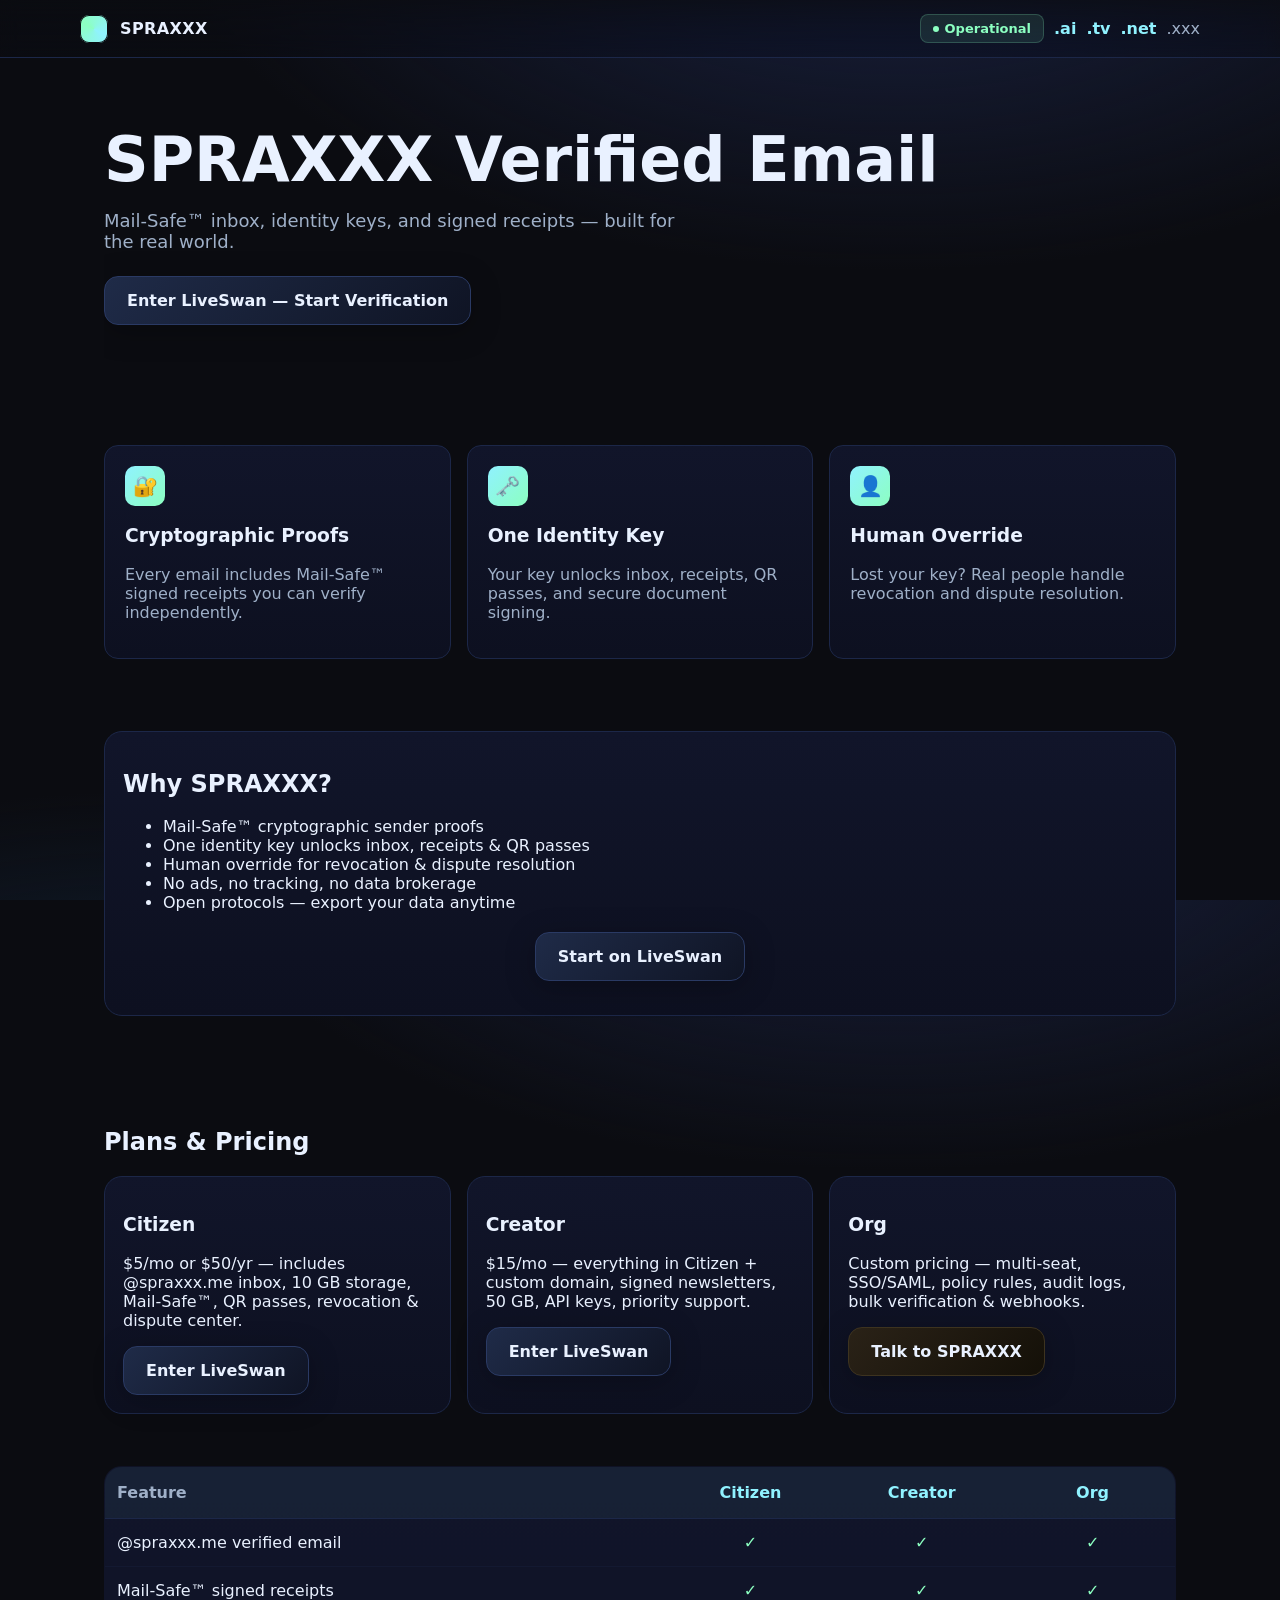
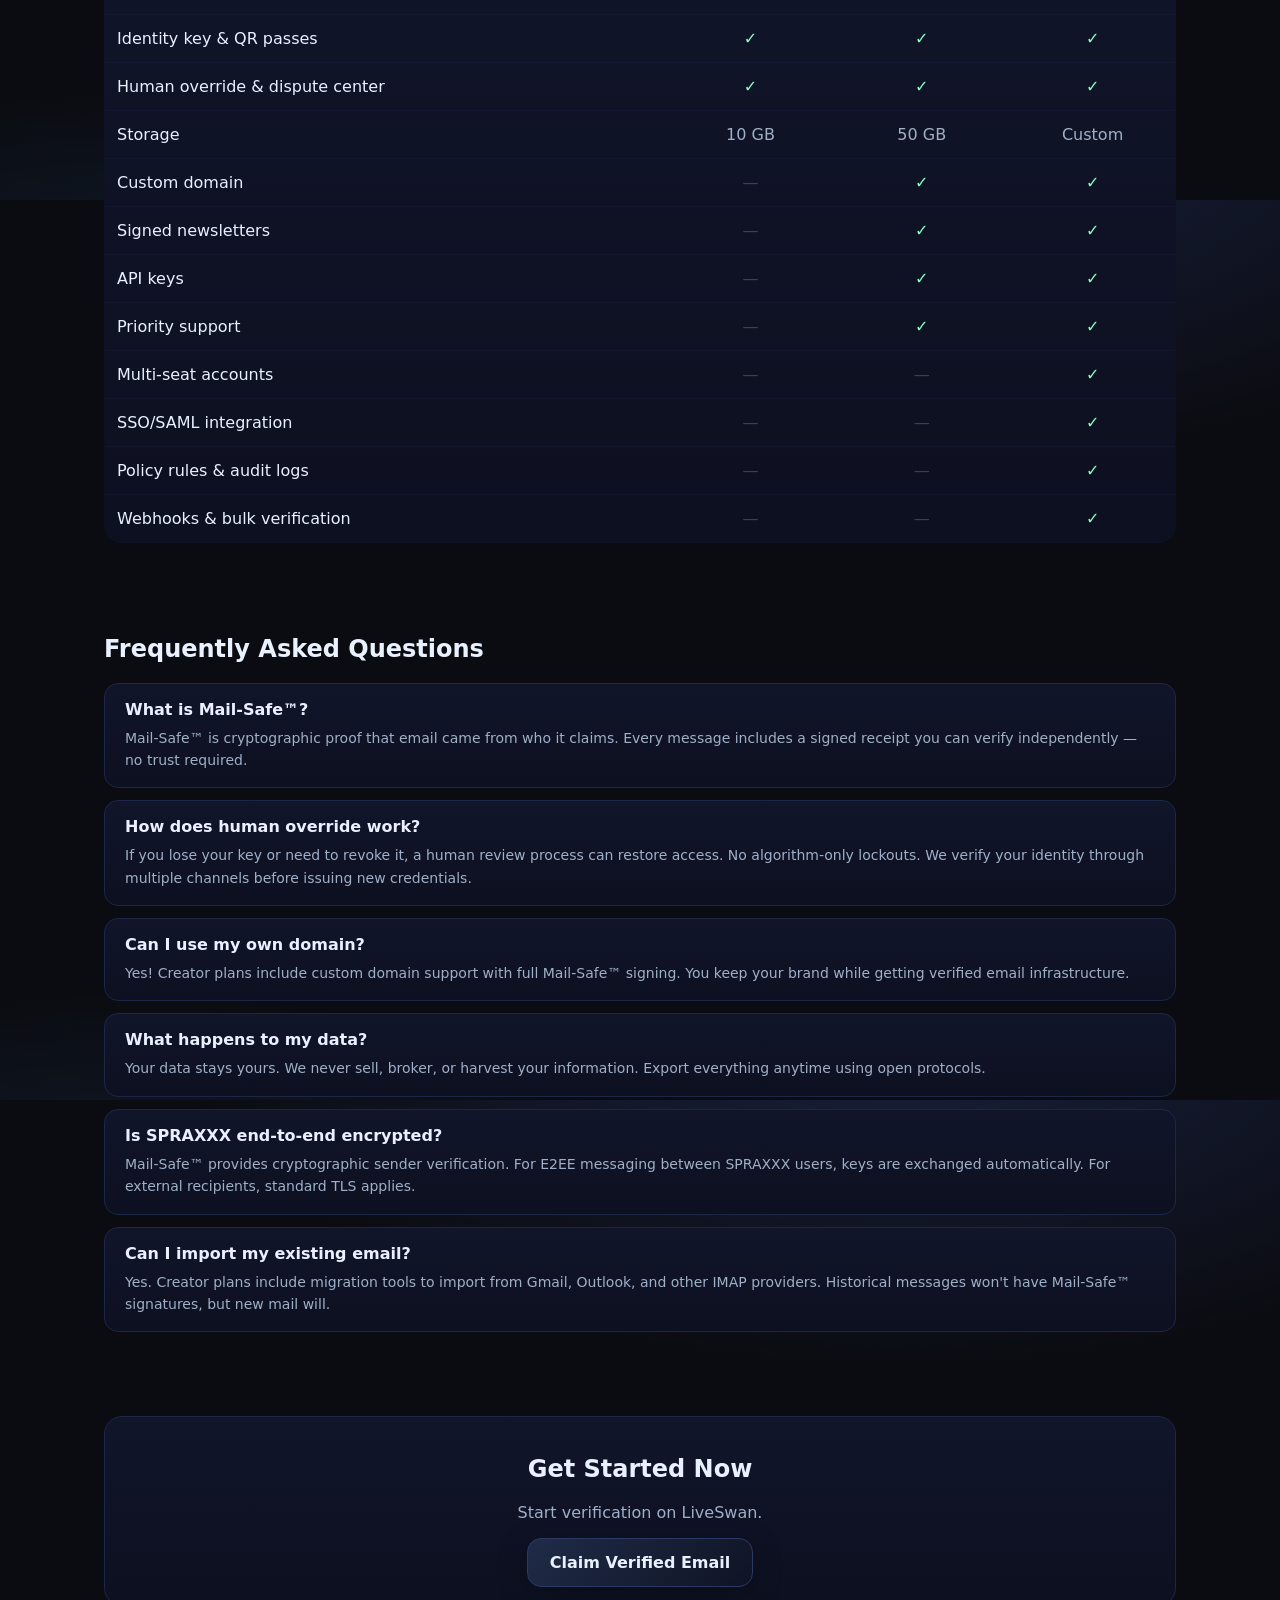
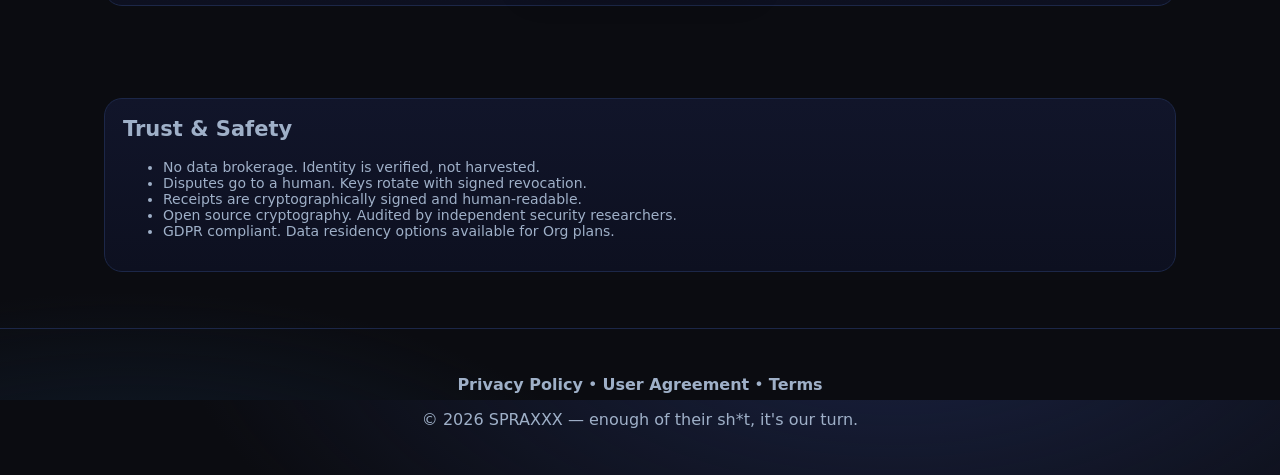
<file: index.html>
<!doctype html>
<html lang="en" dir="ltr">
<head>
  <meta charset="utf-8" />
  <meta name="viewport" content="width=device-width, initial-scale=1" />
  <title>SPRAXXX — Verified Email, Identity Keys & Mail-Safe Receipts</title>

  <meta name="description" content="Verify once. Stay in control. SPRAXXX provides Mail-Safe™ verified email, identity keys, signed receipts, and human override. The inbox that signs its name." />
  <meta name="robots" content="index,follow" />
  <meta name="referrer" content="no-referrer" />
  <meta name="color-scheme" content="dark light" />
  <meta name="theme-color" content="#0b0c11" media="(prefers-color-scheme: dark)" />
  <meta name="theme-color" content="#f6f7fb" media="(prefers-color-scheme: light)" />

  <link rel="canonical" href="https://spraxxx.com/" />

  <!-- Open Graph -->
  <meta property="og:title" content="SPRAXXX — Verified Email, Identity Keys & Mail-Safe Receipts" />
  <meta property="og:description" content="Verify once. Stay in control. The inbox that signs its name." />
  <meta property="og:type" content="website" />
  <meta property="og:url" content="https://spraxxx.com/" />
  <meta property="og:image" content="https://spraxxx.com/assets/og.jpg" />
  <meta property="og:image:width" content="1200" />
  <meta property="og:image:height" content="630" />

  <!-- Twitter -->
  <meta name="twitter:card" content="summary_large_image" />
  <meta name="twitter:title" content="SPRAXXX — Verified Email, Identity Keys & Mail-Safe Receipts" />
  <meta name="twitter:description" content="Mail-Safe™ verified email with signed receipts & human override." />
  <meta name="twitter:image" content="https://spraxxx.com/assets/og.jpg" />

  <!-- Icons -->
  <link rel="icon" href="/assets/favicon.png" sizes="32x32" />
  <link rel="icon" href="/assets/favicon.svg" type="image/svg+xml" />
  <link rel="apple-touch-icon" href="/assets/apple-touch-icon.png" />

  <!-- Baseline CSP (stronger as real HTTP header in Cloudflare) -->
  <meta http-equiv="Content-Security-Policy" content="
    default-src 'self';
    img-src 'self' https: data:;
    style-src 'self' 'unsafe-inline';
    script-src 'self' 'unsafe-inline';
    base-uri 'self';
    form-action 'self';
    frame-ancestors 'none';
    upgrade-insecure-requests
  " />

  <style>
    :root{
      --bg:#0b0c11;
      --panel:#0f1220;
      --ink:#e9f1ff;
      --muted:#9fb0c8;
      --brand:#90f2ff;
      --brand2:#8cffc1;
      --gold:#ffd389;
      --line:#1c2748;
      --radius:16px;
      --max:1120px;
      --shadow:0 6px 30px rgba(0,0,0,.25);
      --ring:0 0 0 3px rgba(144,242,255,.35);
      --success:#8cffc1;
      --warning:#ffd389;
    }

    *{box-sizing:border-box}
    html,body{height:100%}

    body{
      margin:0;
      color:var(--ink);
      background:
        radial-gradient(1200px 600px at 70% -10%, #192140 0%, transparent 60%),
        radial-gradient(900px 480px at 10% 120%, #112033 0%, transparent 60%),
        var(--bg);
      font-family: ui-sans-serif, system-ui, -apple-system, Segoe UI, Roboto, Inter, Arial, sans-serif;
      -webkit-font-smoothing:antialiased;
      text-rendering:optimizeLegibility;
    }

    a{color:var(--brand); text-decoration:none; font-weight:650}
    a:hover{text-decoration:underline}
    a:focus-visible, button:focus-visible{outline:none; box-shadow:var(--ring)}

    .wrap{max-width:var(--max); margin:0 auto; padding:0 24px}

    .sr-only{
      position:absolute; width:1px; height:1px; padding:0; margin:-1px; overflow:hidden;
      clip:rect(0,0,0,0); white-space:nowrap; border:0;
    }

    .skip-link{
      position:absolute; left:-10000px; top:auto; width:1px; height:1px; overflow:hidden;
    }
    .skip-link:focus{
      left:16px; top:12px; width:auto; height:auto;
      background:#13182a; color:#fff;
      padding:8px 12px; border-radius:10px;
      border:1px solid var(--line);
      z-index:1000;
    }

    header{
      position:sticky; top:0; z-index:20;
      backdrop-filter:saturate(150%) blur(10px);
      background:linear-gradient(180deg, rgba(11,12,17,.75), rgba(11,12,17,.35));
      border-bottom:1px solid var(--line);
    }

    .bar{
      display:flex; align-items:center; justify-content:space-between;
      gap:16px; padding:14px 0;
    }

    .logo{
      display:flex; align-items:center; gap:12px;
      font-weight:900; letter-spacing:.4px;
    }

    .badge{
      width:28px; height:28px; border-radius:9px;
      box-shadow:0 0 0 1px #0b0c11 inset;
      background:conic-gradient(from 120deg at 50% 50%, var(--brand), var(--brand2), var(--brand));
      flex:0 0 auto;
    }

    nav{display:flex; gap:10px; flex-wrap:wrap; align-items:center}

    .hero{position:relative; overflow:hidden; padding:60px 0}
    .headline{
      font-size:clamp(30px, 5.6vw, 62px);
      line-height:1.1;
      margin:8px 0 16px;
    }
    .sub{color:var(--muted); font-size:18px; max-width:52ch; margin:0 0 24px}

    .btn{
      display:inline-flex; align-items:center; justify-content:center; gap:10px;
      padding:14px 22px;
      border-radius:14px;
      cursor:pointer; user-select:none;
      border:1px solid #2a3a64;
      box-shadow:var(--shadow);
      background:linear-gradient(135deg, #182038, #101524);
      color:var(--ink);
      font-weight:700;
      transition: transform .15s ease, box-shadow .15s ease;
      text-decoration:none;
    }
    .btn:hover{transform:translateY(-1px); text-decoration:none}
    .btn.primary{background:linear-gradient(135deg, #1f2b48, #0f1424)}
    .btn.gold{background:linear-gradient(135deg, #2a2217, #141008); border-color:#3d331f}

    .section{padding:36px 0}

    .panel{
      background:linear-gradient(180deg, #11152a 0%, #0d1020 100%);
      border:1px solid var(--line);
      border-radius:18px;
      padding:18px;
      margin-bottom:20px;
    }

    .plans{
      display:grid;
      gap:16px;
      grid-template-columns:repeat(3, minmax(0,1fr));
    }

    .features{
      display:grid;
      gap:16px;
      grid-template-columns:repeat(auto-fit, minmax(280px, 1fr));
      margin-top:24px;
    }

    .feature-card{
      background:linear-gradient(180deg, #11152a 0%, #0d1020 100%);
      border:1px solid var(--line);
      border-radius:14px;
      padding:20px;
    }

    .feature-icon{
      width:40px;
      height:40px;
      border-radius:10px;
      background:linear-gradient(135deg, var(--brand), var(--brand2));
      display:flex;
      align-items:center;
      justify-content:center;
      margin-bottom:12px;
      font-size:20px;
    }

    .faq-item{
      background:linear-gradient(180deg, #11152a 0%, #0d1020 100%);
      border:1px solid var(--line);
      border-radius:14px;
      padding:16px 20px;
      margin-bottom:12px;
    }

    .faq-q{
      font-weight:700;
      color:var(--ink);
      margin:0 0 8px 0;
      font-size:16px;
    }

    .faq-a{
      color:var(--muted);
      margin:0;
      font-size:14px;
      line-height:1.6;
    }

    .status-badge{
      display:inline-flex;
      align-items:center;
      gap:6px;
      padding:6px 12px;
      border-radius:8px;
      background:rgba(140,255,193,.1);
      border:1px solid rgba(140,255,193,.2);
      font-size:13px;
      font-weight:600;
      color:var(--success);
    }

    .status-dot{
      width:6px;
      height:6px;
      border-radius:50%;
      background:var(--success);
      animation:pulse 2s ease-in-out infinite;
    }

    @keyframes pulse{
      0%, 100%{opacity:1}
      50%{opacity:.5}
    }

    .muted{color:var(--muted)}
    .center{text-align:center}

    .comparison{
      overflow-x:auto;
      margin-top:32px;
    }

    .comparison table{
      width:100%;
      border-collapse:collapse;
      background:linear-gradient(180deg, #11152a 0%, #0d1020 100%);
      border:1px solid var(--line);
      border-radius:18px;
      overflow:hidden;
    }

    .comparison th{
      padding:16px 12px;
      text-align:left;
      font-weight:700;
      border-bottom:1px solid var(--line);
      background:rgba(144,242,255,.05);
    }

    .comparison th:first-child{
      color:var(--muted);
      font-weight:600;
    }

    .comparison th:not(:first-child){
      text-align:center;
      color:var(--brand);
    }

    .comparison td{
      padding:14px 12px;
      border-bottom:1px solid rgba(28,39,72,.3);
    }

    .comparison tr:last-child td{
      border-bottom:none;
    }

    .comparison td:first-child{
      color:var(--ink);
      font-weight:500;
    }

    .comparison td:not(:first-child){
      text-align:center;
      color:var(--muted);
    }

    .comparison .check{
      color:var(--success);
      font-weight:700;
    }

    .comparison .dash{
      color:var(--muted);
      opacity:.3;
    }

    footer{
      padding:30px 0;
      color:var(--muted);
      border-top:1px solid var(--line);
      text-align:center;
    }

    footer a{
      color:var(--muted);
      transition:color .15s ease;
    }

    footer a:hover{
      color:var(--brand);
    }

    @media(max-width:1000px){
      .plans{grid-template-columns:1fr}
      .hero{padding:44px 0}
    }

    @media (prefers-reduced-motion: reduce){
      *{transition:none!important; animation:none!important; scroll-behavior:auto!important}
      .btn:hover{transform:none}
      .status-dot{animation:none}
    }
  </style>

  <!-- JSON-LD -->
  <script type="application/ld+json">
  {
    "@context":"https://schema.org",
    "@type":"Organization",
    "name":"SPRAXXX",
    "url":"https://spraxxx.com/",
    "logo":"https://spraxxx.com/assets/og.jpg",
    "sameAs":[
      "https://spraxxx.ai",
      "https://spraxxx.tv",
      "https://spraxxx.net"
    ]
  }
  </script>
  <script type="application/ld+json">
  {
    "@context":"https://schema.org",
    "@type":"Service",
    "name":"SPRAXXX Verified Email",
    "serviceType":"Verified Email & Identity Keys",
    "provider":{
      "@type":"Organization",
      "name":"SPRAXXX",
      "url":"https://spraxxx.com/"
    }
  }
  </script>
  <script type="application/ld+json">
  {
    "@context":"https://schema.org",
    "@type":"FAQPage",
    "mainEntity":[
      {
        "@type":"Question",
        "name":"What is Mail-Safe™?",
        "acceptedAnswer":{
          "@type":"Answer",
          "text":"Mail-Safe™ is cryptographic proof that email came from who it claims. Every message includes a signed receipt you can verify independently."
        }
      },
      {
        "@type":"Question",
        "name":"How does human override work?",
        "acceptedAnswer":{
          "@type":"Answer",
          "text":"If you lose your key or need to revoke it, a human review process can restore access. No algorithm-only lockouts."
        }
      },
      {
        "@type":"Question",
        "name":"Can I use my own domain?",
        "acceptedAnswer":{
          "@type":"Answer",
          "text":"Yes! Creator plans include custom domain support with full Mail-Safe™ signing."
        }
      }
    ]
  }
  </script>
</head>

<body>
  <a class="skip-link" href="#main">Skip to main content</a>

  <header role="banner">
    <div class="wrap bar">
      <div class="logo">
        <span class="badge" aria-hidden="true"></span>
        <span>SPRAXXX</span>
      </div>

      <nav aria-label="SPRAXXX domains">
        <span class="status-badge" aria-label="All systems operational">
          <span class="status-dot" aria-hidden="true"></span>
          Operational
        </span>
        <a href="https://spraxxx.ai" target="_blank" rel="noopener noreferrer">.ai</a>
        <a href="https://spraxxx.tv" target="_blank" rel="noopener noreferrer">.tv</a>
        <a href="https://spraxxx.net" target="_blank" rel="noopener noreferrer">.net</a>
        <span class="muted" title="Coming soon">.xxx</span>
      </nav>
    </div>
  </header>

  <main id="main" class="wrap">
    <!-- TOP CTA -->
    <section class="hero" aria-labelledby="hero-title">
      <h1 id="hero-title" class="headline">SPRAXXX Verified Email</h1>
      <p class="sub">Mail-Safe™ inbox, identity keys, and signed receipts — built for the real world.</p>

      <a class="btn primary" data-liveswan href="#" aria-label="Enter LiveSwan to start verification">
        Enter LiveSwan — Start Verification
      </a>
    </section>

    <!-- FEATURES -->
    <section class="section" aria-labelledby="features-title">
      <h2 id="features-title" class="sr-only">Key Features</h2>
      <div class="features">
        <div class="feature-card">
          <div class="feature-icon" aria-hidden="true">🔐</div>
          <h3>Cryptographic Proofs</h3>
          <p class="muted">Every email includes Mail-Safe™ signed receipts you can verify independently.</p>
        </div>

        <div class="feature-card">
          <div class="feature-icon" aria-hidden="true">🗝️</div>
          <h3>One Identity Key</h3>
          <p class="muted">Your key unlocks inbox, receipts, QR passes, and secure document signing.</p>
        </div>

        <div class="feature-card">
          <div class="feature-icon" aria-hidden="true">👤</div>
          <h3>Human Override</h3>
          <p class="muted">Lost your key? Real people handle revocation and dispute resolution.</p>
        </div>
      </div>
    </section>

    <!-- VALUE + MIDDLE CTA -->
    <section class="section" aria-labelledby="why-title">
      <div class="panel">
        <h2 id="why-title">Why SPRAXXX?</h2>
        <ul>
          <li>Mail-Safe™ cryptographic sender proofs</li>
          <li>One identity key unlocks inbox, receipts &amp; QR passes</li>
          <li>Human override for revocation &amp; dispute resolution</li>
          <li>No ads, no tracking, no data brokerage</li>
          <li>Open protocols — export your data anytime</li>
        </ul>

        <p class="center" style="margin-top:20px;">
          <a class="btn primary" data-liveswan href="#" aria-label="Start on LiveSwan">
            Start on LiveSwan
          </a>
        </p>
      </div>
    </section>

    <!-- PRICING PANEL -->
    <section class="section" aria-labelledby="plans-title">
      <h2 id="plans-title">Plans &amp; Pricing</h2>

      <div class="plans">
        <article class="panel" aria-labelledby="plan-citizen">
          <h3 id="plan-citizen">Citizen</h3>
          <p>$5/mo or $50/yr — includes @spraxxx.me inbox, 10&nbsp;GB storage, Mail-Safe™, QR passes, revocation &amp; dispute center.</p>
          <a class="btn primary" data-liveswan href="#" aria-label="Enter LiveSwan for Citizen access">
            Enter LiveSwan
          </a>
        </article>

        <article class="panel" aria-labelledby="plan-creator">
          <h3 id="plan-creator">Creator</h3>
          <p>$15/mo — everything in Citizen + custom domain, signed newsletters, 50&nbsp;GB, API keys, priority support.</p>
          <a class="btn primary" data-liveswan href="#" aria-label="Enter LiveSwan for Creator access">
            Enter LiveSwan
          </a>
        </article>

        <article class="panel" aria-labelledby="plan-org">
          <h3 id="plan-org">Org</h3>
          <p>Custom pricing — multi-seat, SSO/SAML, policy rules, audit logs, bulk verification &amp; webhooks.</p>
          <a class="btn gold" href="mailto:hello@spraxxx.com?subject=SPRAXXX%20Org" aria-label="Email SPRAXXX about Org plans">
            Talk to SPRAXXX
          </a>
        </article>
      </div>

      <!-- Comparison Table -->
      <div class="comparison" role="region" aria-label="Plan comparison table">
        <table>
          <thead>
            <tr>
              <th scope="col">Feature</th>
              <th scope="col">Citizen</th>
              <th scope="col">Creator</th>
              <th scope="col">Org</th>
            </tr>
          </thead>
          <tbody>
            <tr>
              <td>@spraxxx.me verified email</td>
              <td><span class="check">✓</span></td>
              <td><span class="check">✓</span></td>
              <td><span class="check">✓</span></td>
            </tr>
            <tr>
              <td>Mail-Safe™ signed receipts</td>
              <td><span class="check">✓</span></td>
              <td><span class="check">✓</span></td>
              <td><span class="check">✓</span></td>
            </tr>
            <tr>
              <td>Identity key &amp; QR passes</td>
              <td><span class="check">✓</span></td>
              <td><span class="check">✓</span></td>
              <td><span class="check">✓</span></td>
            </tr>
            <tr>
              <td>Human override &amp; dispute center</td>
              <td><span class="check">✓</span></td>
              <td><span class="check">✓</span></td>
              <td><span class="check">✓</span></td>
            </tr>
            <tr>
              <td>Storage</td>
              <td>10 GB</td>
              <td>50 GB</td>
              <td>Custom</td>
            </tr>
            <tr>
              <td>Custom domain</td>
              <td><span class="dash">—</span></td>
              <td><span class="check">✓</span></td>
              <td><span class="check">✓</span></td>
            </tr>
            <tr>
              <td>Signed newsletters</td>
              <td><span class="dash">—</span></td>
              <td><span class="check">✓</span></td>
              <td><span class="check">✓</span></td>
            </tr>
            <tr>
              <td>API keys</td>
              <td><span class="dash">—</span></td>
              <td><span class="check">✓</span></td>
              <td><span class="check">✓</span></td>
            </tr>
            <tr>
              <td>Priority support</td>
              <td><span class="dash">—</span></td>
              <td><span class="check">✓</span></td>
              <td><span class="check">✓</span></td>
            </tr>
            <tr>
              <td>Multi-seat accounts</td>
              <td><span class="dash">—</span></td>
              <td><span class="dash">—</span></td>
              <td><span class="check">✓</span></td>
            </tr>
            <tr>
              <td>SSO/SAML integration</td>
              <td><span class="dash">—</span></td>
              <td><span class="dash">—</span></td>
              <td><span class="check">✓</span></td>
            </tr>
            <tr>
              <td>Policy rules &amp; audit logs</td>
              <td><span class="dash">—</span></td>
              <td><span class="dash">—</span></td>
              <td><span class="check">✓</span></td>
            </tr>
            <tr>
              <td>Webhooks &amp; bulk verification</td>
              <td><span class="dash">—</span></td>
              <td><span class="dash">—</span></td>
              <td><span class="check">✓</span></td>
            </tr>
          </tbody>
        </table>
      </div>
    </section>

    <!-- FAQ -->
    <section class="section" aria-labelledby="faq-title">
      <h2 id="faq-title">Frequently Asked Questions</h2>

      <div class="faq-item">
        <h3 class="faq-q">What is Mail-Safe™?</h3>
        <p class="faq-a">Mail-Safe™ is cryptographic proof that email came from who it claims. Every message includes a signed receipt you can verify independently — no trust required.</p>
      </div>

      <div class="faq-item">
        <h3 class="faq-q">How does human override work?</h3>
        <p class="faq-a">If you lose your key or need to revoke it, a human review process can restore access. No algorithm-only lockouts. We verify your identity through multiple channels before issuing new credentials.</p>
      </div>

      <div class="faq-item">
        <h3 class="faq-q">Can I use my own domain?</h3>
        <p class="faq-a">Yes! Creator plans include custom domain support with full Mail-Safe™ signing. You keep your brand while getting verified email infrastructure.</p>
      </div>

      <div class="faq-item">
        <h3 class="faq-q">What happens to my data?</h3>
        <p class="faq-a">Your data stays yours. We never sell, broker, or harvest your information. Export everything anytime using open protocols.</p>
      </div>

      <div class="faq-item">
        <h3 class="faq-q">Is SPRAXXX end-to-end encrypted?</h3>
        <p class="faq-a">Mail-Safe™ provides cryptographic sender verification. For E2EE messaging between SPRAXXX users, keys are exchanged automatically. For external recipients, standard TLS applies.</p>
      </div>

      <div class="faq-item">
        <h3 class="faq-q">Can I import my existing email?</h3>
        <p class="faq-a">Yes. Creator plans include migration tools to import from Gmail, Outlook, and other IMAP providers. Historical messages won't have Mail-Safe™ signatures, but new mail will.</p>
      </div>
    </section>

    <!-- BOTTOM CTA -->
    <section class="section" aria-labelledby="start-title">
      <div class="panel center">
        <h2 id="start-title">Get Started Now</h2>
        <p class="muted">Start verification on LiveSwan.</p>
        <a class="btn primary" data-liveswan href="#" aria-label="Enter LiveSwan to claim verified email">
          Claim Verified Email
        </a>
      </div>
    </section>

    <!-- TRUST -->
    <section class="section" aria-labelledby="trust-title">
      <div class="panel" style="font-size:14px; color:var(--muted)">
        <h2 id="trust-title" style="margin-top:0">Trust &amp; Safety</h2>
        <ul>
          <li>No data brokerage. Identity is verified, not harvested.</li>
          <li>Disputes go to a human. Keys rotate with signed revocation.</li>
          <li>Receipts are cryptographically signed and human-readable.</li>
          <li>Open source cryptography. Audited by independent security researchers.</li>
          <li>GDPR compliant. Data residency options available for Org plans.</li>
        </ul>
      </div>
    </section>
  </main>

  <footer role="contentinfo">
    <p>
      <a href="/privacy.html">Privacy Policy</a> •
      <a href="/user-agreement.html">User Agreement</a> •
      <a href="/terms.html">Terms</a>
    </p>
    <p style="margin-top:12px">© <span id="year"></span> SPRAXXX — enough of their sh*t, it's our turn.</p>
  </footer>

  <script>
    document.getElementById("year").textContent = String(new Date().getFullYear());

    // Set once: ship the HUD landing page (GET), not /start (POST).
    // Recommended (TLS clean): https://liveswan.spraxxx.com/hud/
    // Optional override via ?liveswan=https%3A%2F%2Fexample.com%2Fhud%2F
    const DEFAULT_LIVE_SWAN_URL = "https://liveswan.spraxxx.com/hud/";

    const qp = new URLSearchParams(location.search);
    const override = qp.get("liveswan");

    function safeHttpsUrl(maybeUrl) {
      try {
        const u = new URL(maybeUrl);
        return u.protocol === "https:" ? u.href : null;
      } catch {
        return null;
      }
    }

    const LIVE_SWAN_URL = safeHttpsUrl(override) || DEFAULT_LIVE_SWAN_URL;

    document.querySelectorAll('a[data-liveswan]').forEach((a) => {
      a.href = LIVE_SWAN_URL;
      a.target = "_blank";
      a.rel = "noopener noreferrer";
      a.referrerPolicy = "no-referrer";
    });
  </script>
</body>
</html>
</file>
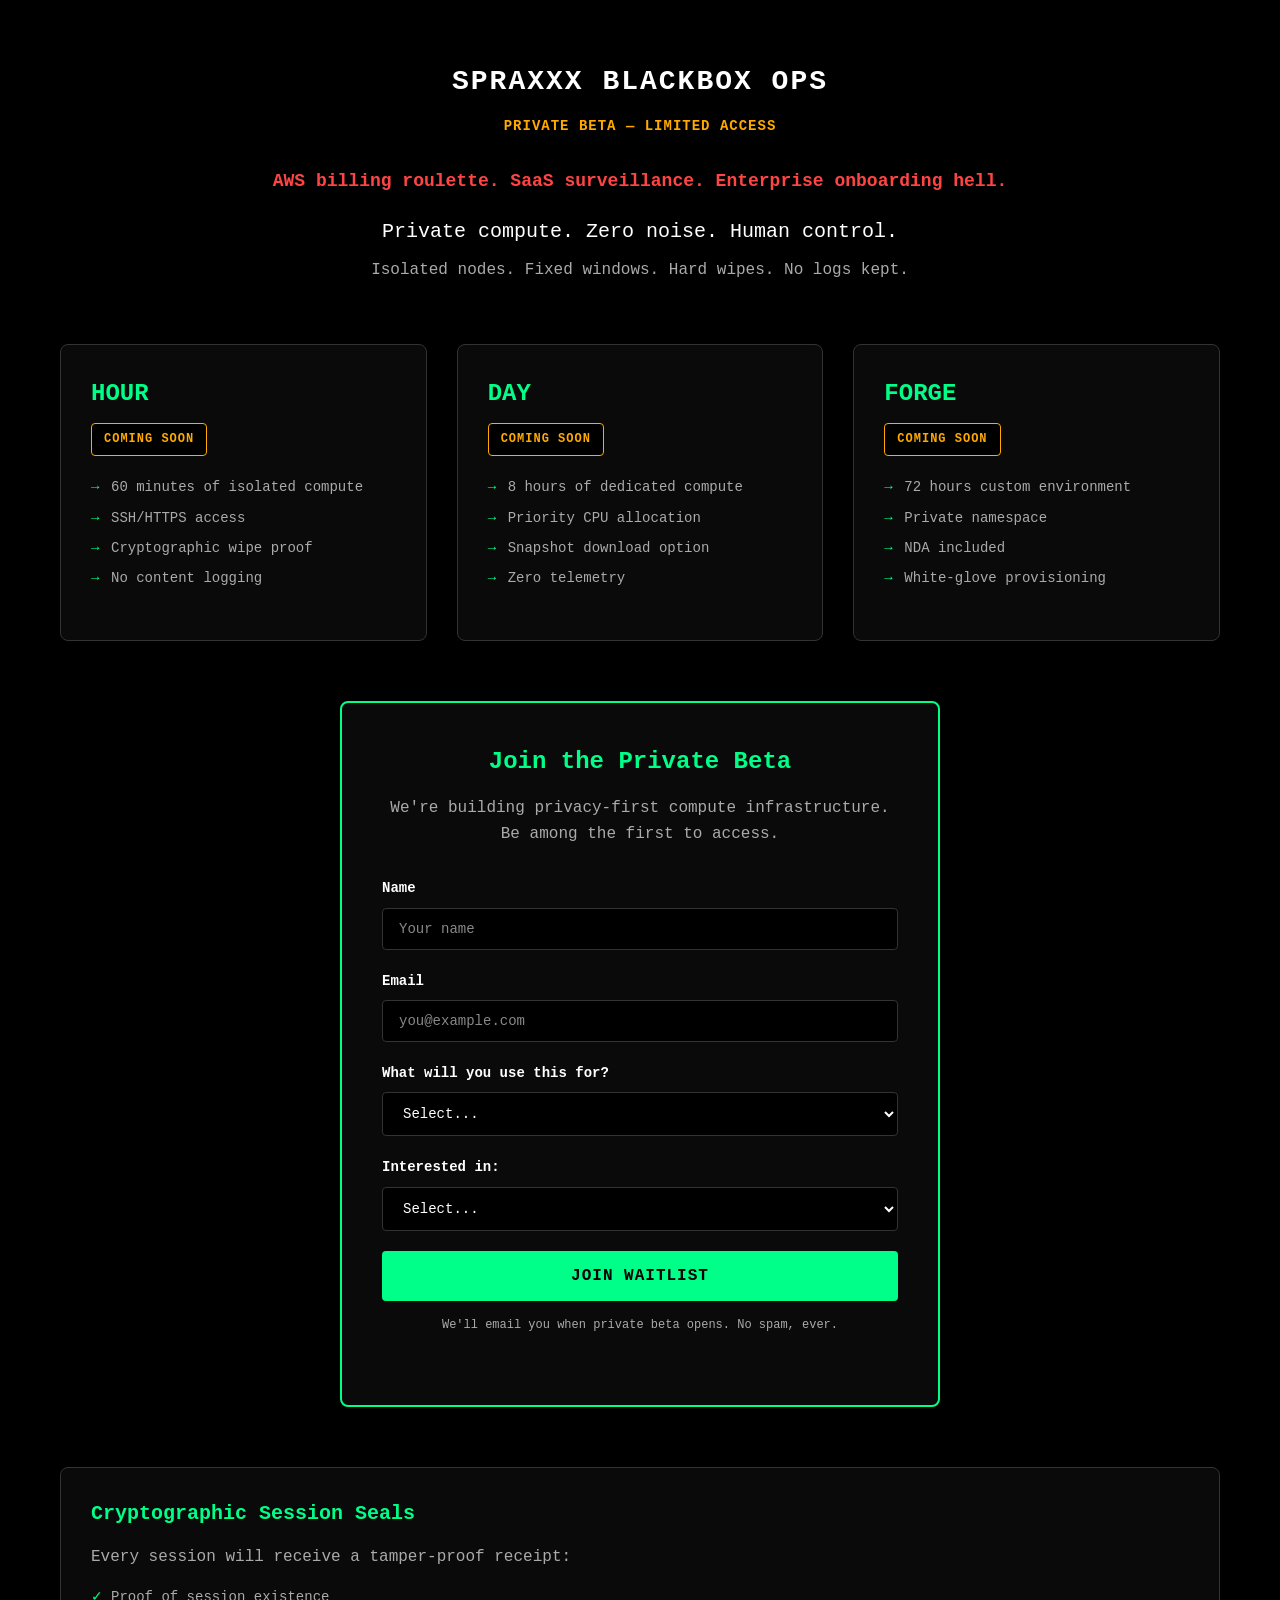
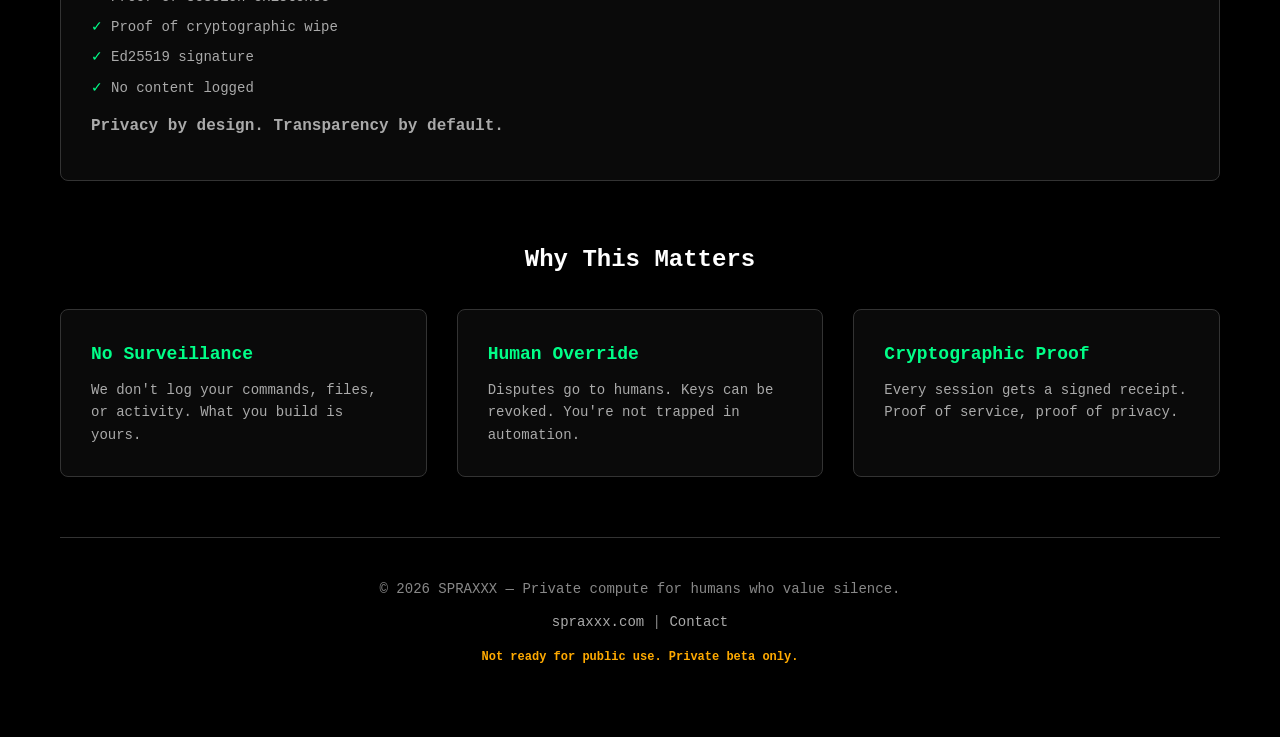
<file: blackbox-landing-safe/index.html>
<!doctype html>
<html lang="en">
<head>
  <meta charset="utf-8" />
  <meta name="viewport" content="width=device-width, initial-scale=1" />
  <title>SPRAXXX Blackbox Ops — Private Compute (Private Beta)</title>
  <meta name="description" content="Private compute nodes for developers. No logs. No surveillance. Join the waitlist." />
  <meta name="robots" content="noindex,nofollow" />

  <link rel="stylesheet" href="assets/css/style.css" />
</head>
<body>

  <div class="container">

    <header>
      <h1>SPRAXXX BLACKBOX OPS</h1>
      <p class="subtitle">Private Beta — Limited Access</p>
    </header>

    <section class="pain-section">
      <p class="pain">AWS billing roulette. SaaS surveillance. Enterprise onboarding hell.</p>
      <p class="solution">Private compute. Zero noise. Human control.</p>
      <p class="promise">Isolated nodes. Fixed windows. Hard wipes. No logs kept.</p>
    </section>

    <section class="tiers">

      <div class="node-card">
        <div class="tier-header">
          <h2>HOUR</h2>
          <div class="badge">Coming Soon</div>
        </div>
        <div class="tier-features">
          <p>60 minutes of isolated compute</p>
          <p>SSH/HTTPS access</p>
          <p>Cryptographic wipe proof</p>
          <p>No content logging</p>
        </div>
      </div>

      <div class="node-card">
        <div class="tier-header">
          <h2>DAY</h2>
          <div class="badge">Coming Soon</div>
        </div>
        <div class="tier-features">
          <p>8 hours of dedicated compute</p>
          <p>Priority CPU allocation</p>
          <p>Snapshot download option</p>
          <p>Zero telemetry</p>
        </div>
      </div>

      <div class="node-card">
        <div class="tier-header">
          <h2>FORGE</h2>
          <div class="badge">Coming Soon</div>
        </div>
        <div class="tier-features">
          <p>72 hours custom environment</p>
          <p>Private namespace</p>
          <p>NDA included</p>
          <p>White-glove provisioning</p>
        </div>
      </div>

    </section>

    <section class="waitlist-section">
      <div class="waitlist-card">
        <h2>Join the Private Beta</h2>
        <p>We're building privacy-first compute infrastructure. Be among the first to access.</p>

        <form class="waitlist-form" action="https://formspree.io/f/YOUR_FORM_ID" method="POST">
          <div class="form-group">
            <label for="name">Name</label>
            <input type="text" id="name" name="name" required placeholder="Your name">
          </div>

          <div class="form-group">
            <label for="email">Email</label>
            <input type="email" id="email" name="email" required placeholder="you@example.com">
          </div>

          <div class="form-group">
            <label for="usecase">What will you use this for?</label>
            <select id="usecase" name="usecase" required>
              <option value="">Select...</option>
              <option value="development">Development & Testing</option>
              <option value="ai">AI Training & Research</option>
              <option value="security">Security & Pentesting</option>
              <option value="data">Data Analysis</option>
              <option value="other">Other</option>
            </select>
          </div>

          <div class="form-group">
            <label for="tier">Interested in:</label>
            <select id="tier" name="tier" required>
              <option value="">Select...</option>
              <option value="hour">HOUR (60 min sessions)</option>
              <option value="day">DAY (8 hour sessions)</option>
              <option value="forge">FORGE (72 hour custom)</option>
              <option value="unsure">Not sure yet</option>
            </select>
          </div>

          <button type="submit" class="cta-button">JOIN WAITLIST</button>
        </form>

        <p class="waitlist-note">We'll email you when private beta opens. No spam, ever.</p>
      </div>
    </section>

    <section class="seal-info">
      <h3>Cryptographic Session Seals</h3>
      <p>Every session will receive a tamper-proof receipt:</p>
      <ul>
        <li>Proof of session existence</li>
        <li>Proof of cryptographic wipe</li>
        <li>Ed25519 signature</li>
        <li>No content logged</li>
      </ul>
      <p class="seal-promise">Privacy by design. Transparency by default.</p>
    </section>

    <section class="values">
      <h3>Why This Matters</h3>
      <div class="values-grid">
        <div class="value-card">
          <h4>No Surveillance</h4>
          <p>We don't log your commands, files, or activity. What you build is yours.</p>
        </div>
        <div class="value-card">
          <h4>Human Override</h4>
          <p>Disputes go to humans. Keys can be revoked. You're not trapped in automation.</p>
        </div>
        <div class="value-card">
          <h4>Cryptographic Proof</h4>
          <p>Every session gets a signed receipt. Proof of service, proof of privacy.</p>
        </div>
      </div>
    </section>

    <footer>
      <p>© <span id="year"></span> SPRAXXX — Private compute for humans who value silence.</p>
      <p class="footer-links">
        <a href="https://spraxxx.com">spraxxx.com</a> |
        <a href="mailto:hello@spraxxx.com">Contact</a>
      </p>
      <p class="footer-note">Not ready for public use. Private beta only.</p>
    </footer>

  </div>

  <script>
    document.getElementById('year').textContent = new Date().getFullYear();

    // Form submission feedback
    const form = document.querySelector('.waitlist-form');
    if (form) {
      form.addEventListener('submit', function() {
        const button = form.querySelector('.cta-button');
        button.textContent = 'JOINING...';
        button.disabled = true;
      });
    }
  </script>

</body>
</html>
</file>
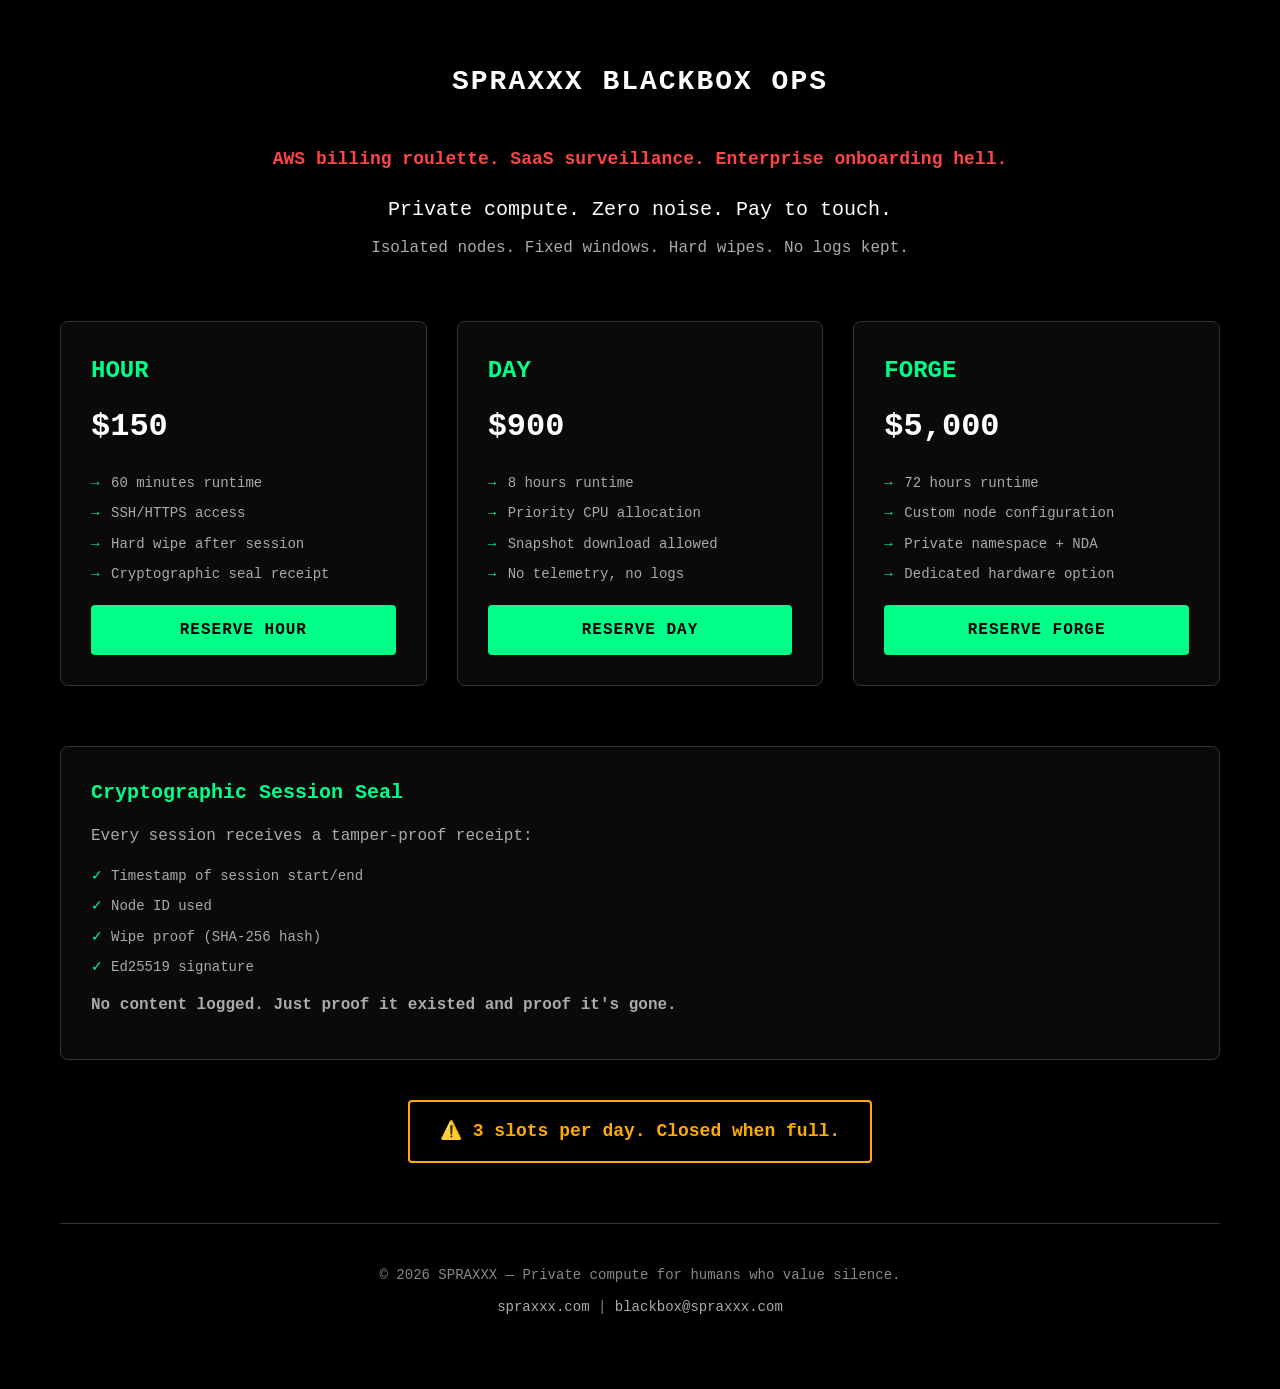
<file: blackbox-landing/index.html>
<!doctype html>
<html lang="en">
<head>
  <meta charset="utf-8" />
  <meta name="viewport" content="width=device-width, initial-scale=1" />
  <title>SPRAXXX Blackbox Ops — Private Compute, Zero Noise</title>
  <meta name="description" content="Private compute nodes. Pay by the hour. Cryptographically wiped. No logs. No surveillance." />
  <meta name="robots" content="noindex,nofollow" />

  <!-- External Stylesheets -->
  <link rel="stylesheet" href="assets/css/style.css" />
</head>
<body>

  <!-- Main Container -->
  <div class="container">

    <!-- Header -->
    <header>
      <h1>SPRAXXX BLACKBOX OPS</h1>
    </header>

    <!-- Pain Point -->
    <section class="pain-section">
      <p class="pain">AWS billing roulette. SaaS surveillance. Enterprise onboarding hell.</p>
      <p class="solution">Private compute. Zero noise. Pay to touch.</p>
      <p class="promise">Isolated nodes. Fixed windows. Hard wipes. No logs kept.</p>
    </section>

    <!-- Tier Cards -->
    <section class="tiers">

      <!-- HOUR Tier -->
      <div class="node-card" data-node="liveswan" data-tier="HOUR" data-price="$150">
        <div class="tier-header">
          <h2>HOUR</h2>
          <div class="price">$150</div>
        </div>
        <div class="tier-features">
          <p>60 minutes runtime</p>
          <p>SSH/HTTPS access</p>
          <p>Hard wipe after session</p>
          <p>Cryptographic seal receipt</p>
        </div>
        <button class="cta-button" data-node="liveswan">RESERVE HOUR</button>
      </div>

      <!-- DAY Tier -->
      <div class="node-card" data-node="angrywu" data-tier="DAY" data-price="$900">
        <div class="tier-header">
          <h2>DAY</h2>
          <div class="price">$900</div>
        </div>
        <div class="tier-features">
          <p>8 hours runtime</p>
          <p>Priority CPU allocation</p>
          <p>Snapshot download allowed</p>
          <p>No telemetry, no logs</p>
        </div>
        <button class="cta-button" data-node="angrywu">RESERVE DAY</button>
      </div>

      <!-- FORGE Tier -->
      <div class="node-card" data-node="sadblack" data-tier="FORGE" data-price="$5,000">
        <div class="tier-header">
          <h2>FORGE</h2>
          <div class="price">$5,000</div>
        </div>
        <div class="tier-features">
          <p>72 hours runtime</p>
          <p>Custom node configuration</p>
          <p>Private namespace + NDA</p>
          <p>Dedicated hardware option</p>
        </div>
        <button class="cta-button" data-node="sadblack">RESERVE FORGE</button>
      </div>

    </section>

    <!-- Cryptographic Seal Info -->
    <section class="seal-info">
      <h3>Cryptographic Session Seal</h3>
      <p>Every session receives a tamper-proof receipt:</p>
      <ul>
        <li>Timestamp of session start/end</li>
        <li>Node ID used</li>
        <li>Wipe proof (SHA-256 hash)</li>
        <li>Ed25519 signature</li>
      </ul>
      <p class="seal-promise">No content logged. Just proof it existed and proof it's gone.</p>
    </section>

    <!-- Scarcity Notice -->
    <section class="scarcity">
      <p class="scarcity-notice">⚠️ 3 slots per day. Closed when full.</p>
    </section>

    <!-- Footer -->
    <footer>
      <p>© <span id="year"></span> SPRAXXX — Private compute for humans who value silence.</p>
      <p class="footer-links">
        <a href="https://spraxxx.com">spraxxx.com</a> |
        <a href="mailto:blackbox@spraxxx.com">blackbox@spraxxx.com</a>
      </p>
    </footer>

  </div>

  <!-- Modal for Node Reservation -->
  <div id="modal" class="modal">
    <div class="modal-content">
      <button class="modal-close" id="modal-close">&times;</button>
      <div id="modal-body">
        <!-- Dynamically populated by JS -->
      </div>
    </div>
  </div>

  <!-- External Scripts -->
  <script src="assets/js/main.js"></script>

</body>
</html>
</file>
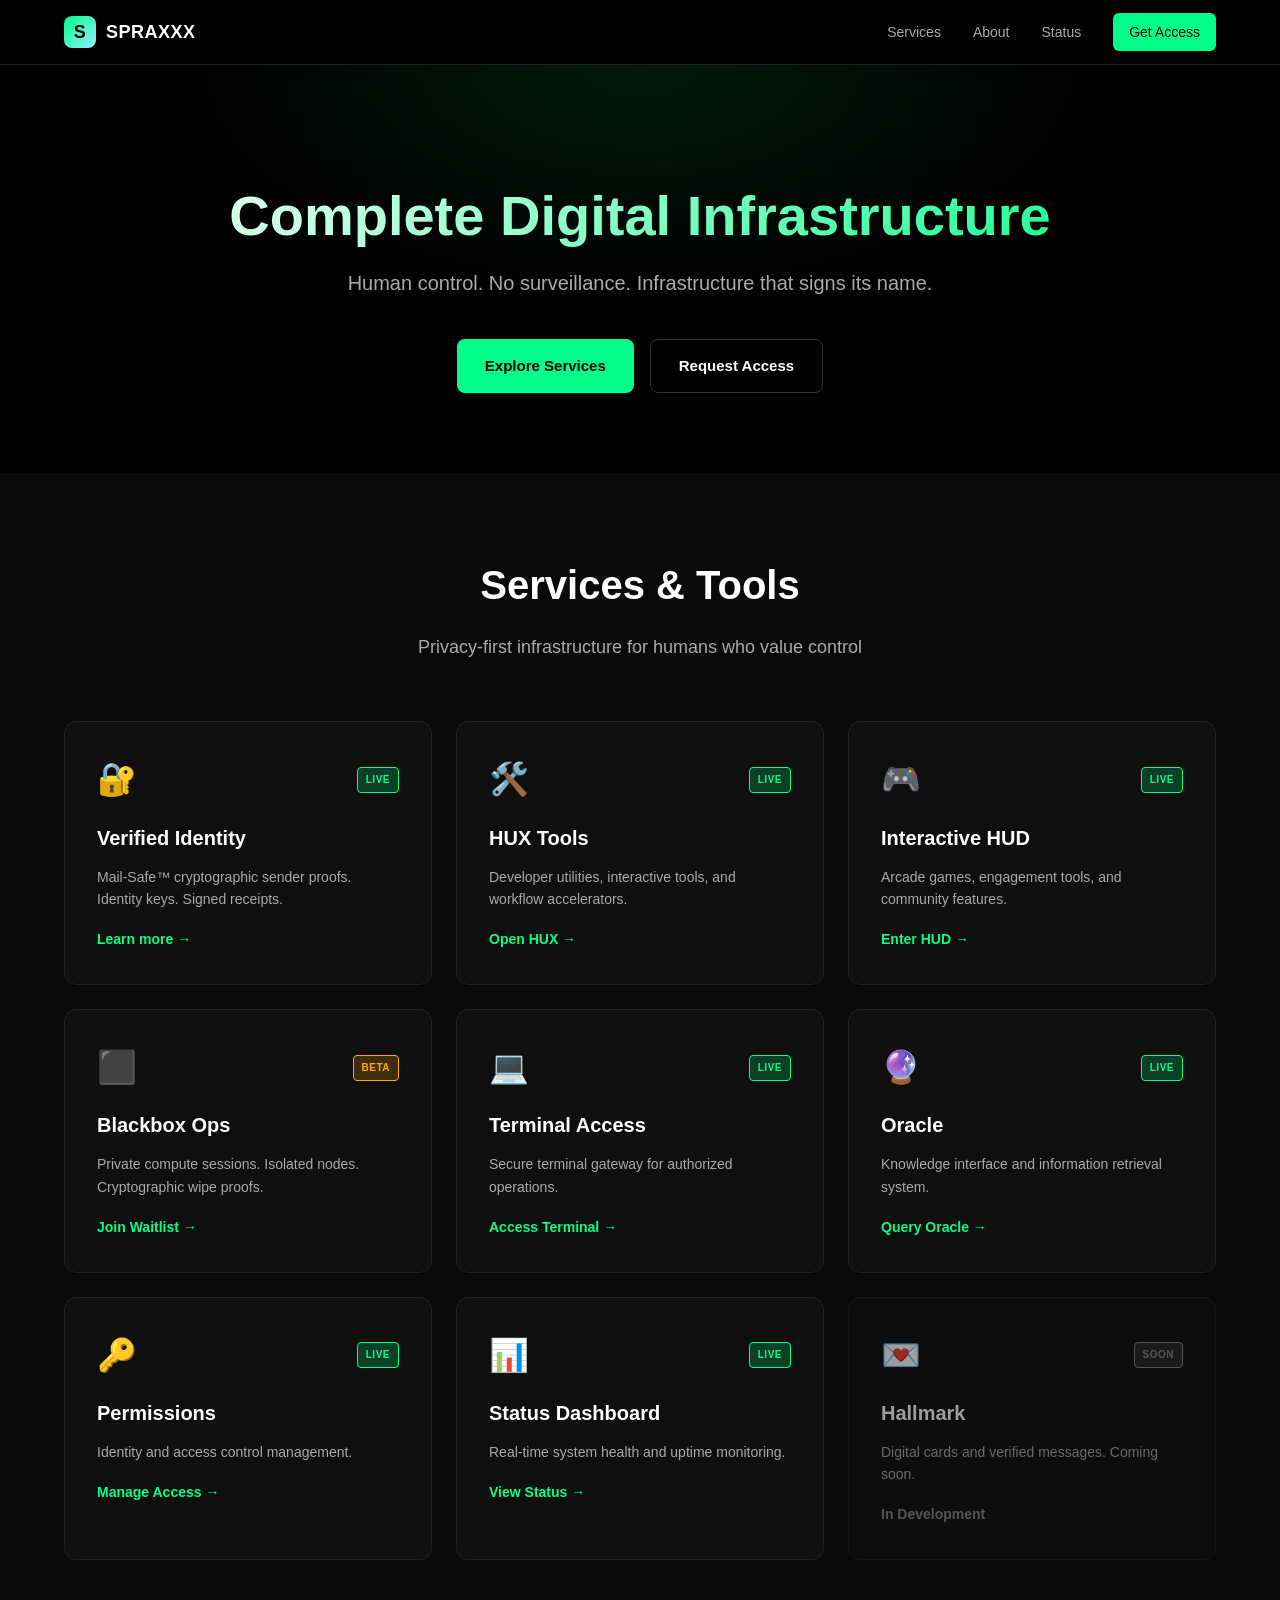
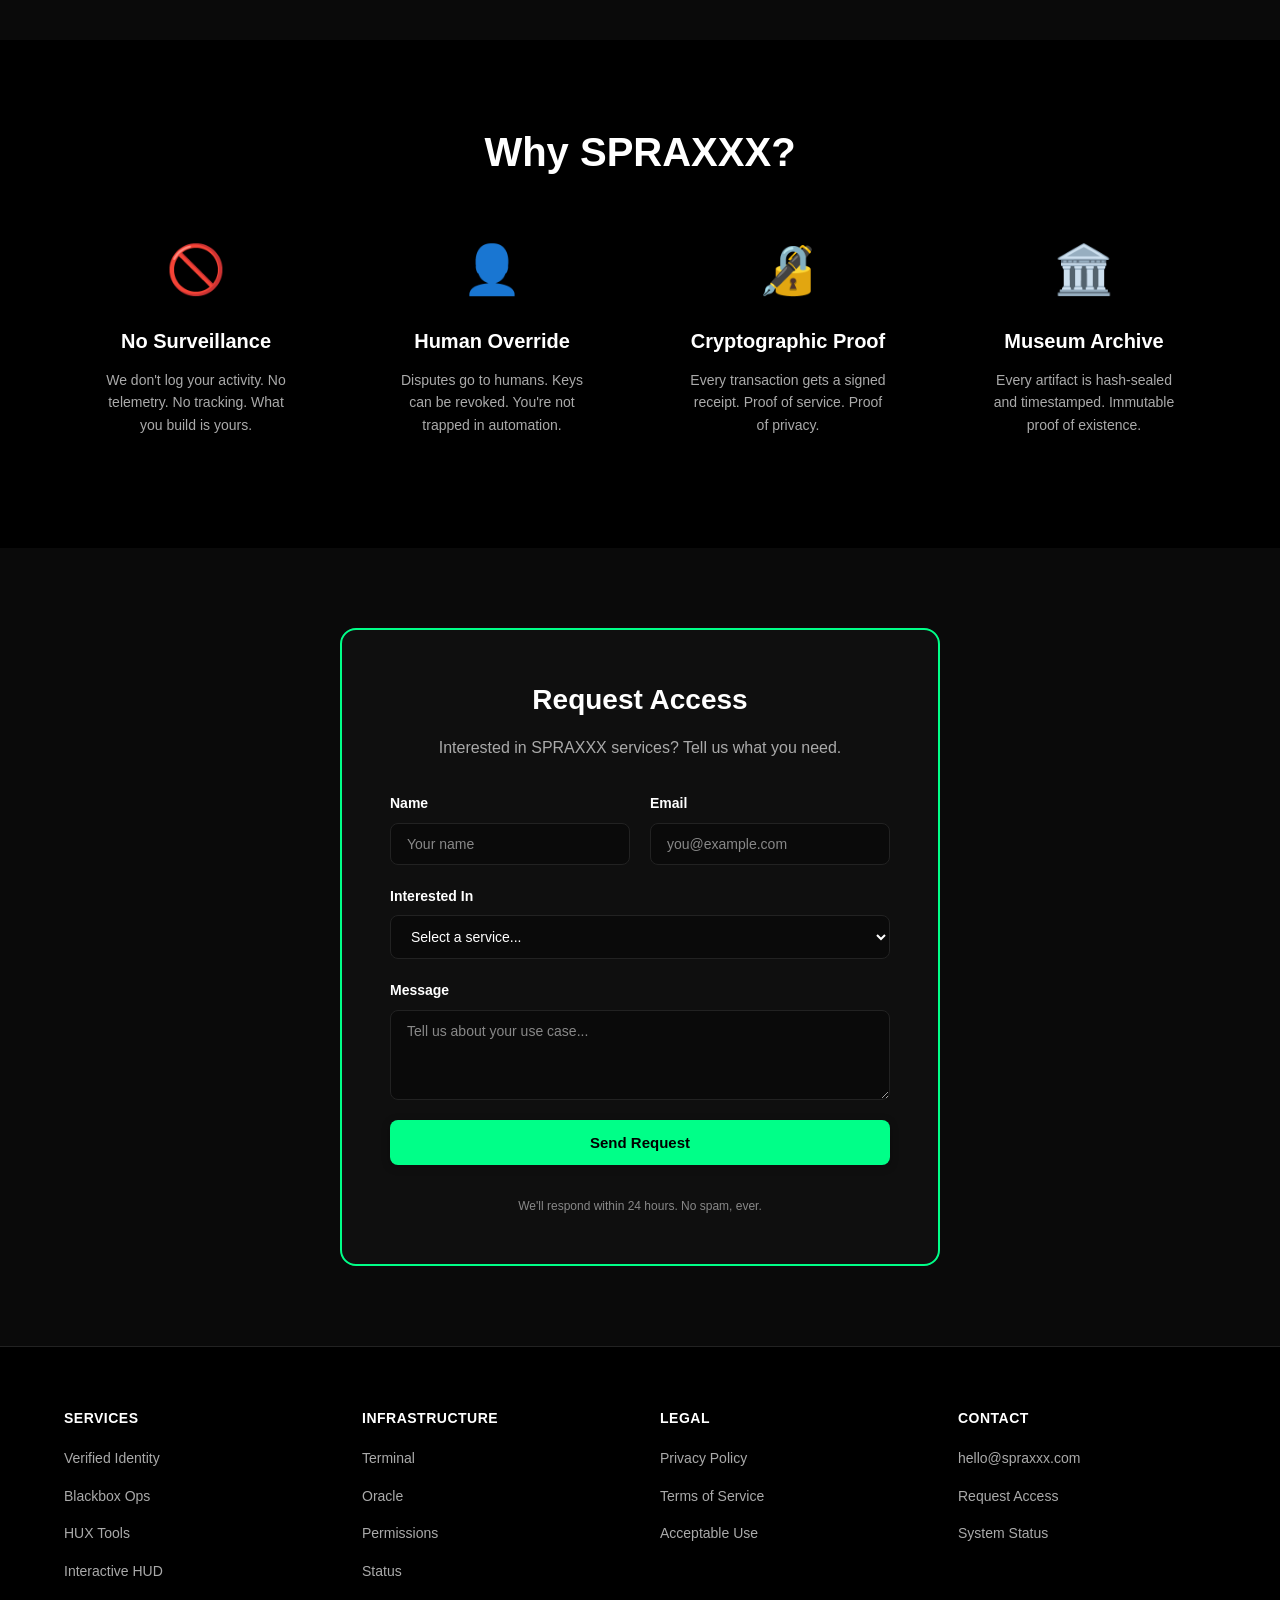
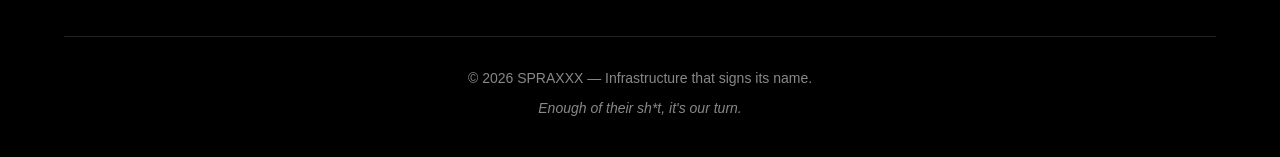
<file: spraxxx-hub/index.html>
<!doctype html>
<html lang="en">
<head>
  <meta charset="utf-8" />
  <meta name="viewport" content="width=device-width, initial-scale=1" />
  <title>SPRAXXX — Complete Digital Infrastructure</title>
  <meta name="description" content="Human control. No surveillance. Identity, compute, tools—infrastructure that signs its name." />
  <meta name="robots" content="index,follow" />

  <!-- Open Graph -->
  <meta property="og:title" content="SPRAXXX — Complete Digital Infrastructure" />
  <meta property="og:description" content="Identity, compute, tools—under one roof. Infrastructure that signs its name." />
  <meta property="og:type" content="website" />
  <meta property="og:url" content="https://spraxxx.com/" />

  <link rel="stylesheet" href="assets/css/hub.css" />
</head>
<body>

  <!-- Navigation -->
  <nav class="main-nav" id="main-nav">
    <div class="nav-container">
      <div class="nav-brand">
        <a href="/">
          <span class="brand-icon">S</span>
          <span class="brand-text">SPRAXXX</span>
        </a>
      </div>
      <div class="nav-links">
        <a href="#services">Services</a>
        <a href="#about">About</a>
        <a href="https://status.spraxxx.com" target="_blank" rel="noopener">Status</a>
        <a href="#contact" class="nav-cta">Get Access</a>
      </div>
      <button class="nav-toggle" aria-label="Toggle navigation">
        <span></span>
        <span></span>
        <span></span>
      </button>
    </div>
  </nav>

  <!-- Hero Section -->
  <section class="hero">
    <div class="container">
      <h1 class="hero-title">Complete Digital Infrastructure</h1>
      <p class="hero-subtitle">Human control. No surveillance. Infrastructure that signs its name.</p>
      <div class="hero-actions">
        <a href="#services" class="btn btn-primary">Explore Services</a>
        <a href="#contact" class="btn btn-secondary">Request Access</a>
      </div>
    </div>
  </section>

  <!-- Services Grid -->
  <section id="services" class="services">
    <div class="container">
      <h2 class="section-title">Services & Tools</h2>
      <p class="section-subtitle">Privacy-first infrastructure for humans who value control</p>

      <div class="services-grid">

        <!-- Verified Identity -->
        <a href="/verified-identity" class="service-card" data-status="live">
          <div class="service-header">
            <div class="service-icon">🔐</div>
            <span class="service-badge live">LIVE</span>
          </div>
          <h3>Verified Identity</h3>
          <p>Mail-Safe™ cryptographic sender proofs. Identity keys. Signed receipts.</p>
          <div class="service-meta">
            <span class="service-link">Learn more →</span>
          </div>
        </a>

        <!-- HUX Tools -->
        <a href="https://hux.spraxxx.com" class="service-card" data-status="live" target="_blank" rel="noopener">
          <div class="service-header">
            <div class="service-icon">🛠️</div>
            <span class="service-badge live">LIVE</span>
          </div>
          <h3>HUX Tools</h3>
          <p>Developer utilities, interactive tools, and workflow accelerators.</p>
          <div class="service-meta">
            <span class="service-link">Open HUX →</span>
          </div>
        </a>

        <!-- Interactive HUD -->
        <a href="/docs" class="service-card" data-status="live">
          <div class="service-header">
            <div class="service-icon">🎮</div>
            <span class="service-badge live">LIVE</span>
          </div>
          <h3>Interactive HUD</h3>
          <p>Arcade games, engagement tools, and community features.</p>
          <div class="service-meta">
            <span class="service-link">Enter HUD →</span>
          </div>
        </a>

        <!-- Blackbox Ops -->
        <a href="https://blackbox.spraxxx.com" class="service-card" data-status="beta" target="_blank" rel="noopener">
          <div class="service-header">
            <div class="service-icon">⬛</div>
            <span class="service-badge beta">BETA</span>
          </div>
          <h3>Blackbox Ops</h3>
          <p>Private compute sessions. Isolated nodes. Cryptographic wipe proofs.</p>
          <div class="service-meta">
            <span class="service-link">Join Waitlist →</span>
          </div>
        </a>

        <!-- Terminal -->
        <a href="https://term.spraxxx.com" class="service-card" data-status="live" target="_blank" rel="noopener">
          <div class="service-header">
            <div class="service-icon">💻</div>
            <span class="service-badge live">LIVE</span>
          </div>
          <h3>Terminal Access</h3>
          <p>Secure terminal gateway for authorized operations.</p>
          <div class="service-meta">
            <span class="service-link">Access Terminal →</span>
          </div>
        </a>

        <!-- Oracle -->
        <a href="https://oracle.spraxxx.com" class="service-card" data-status="live" target="_blank" rel="noopener">
          <div class="service-header">
            <div class="service-icon">🔮</div>
            <span class="service-badge live">LIVE</span>
          </div>
          <h3>Oracle</h3>
          <p>Knowledge interface and information retrieval system.</p>
          <div class="service-meta">
            <span class="service-link">Query Oracle →</span>
          </div>
        </a>

        <!-- Permissions -->
        <a href="https://perm.spraxxx.com" class="service-card" data-status="live" target="_blank" rel="noopener">
          <div class="service-header">
            <div class="service-icon">🔑</div>
            <span class="service-badge live">LIVE</span>
          </div>
          <h3>Permissions</h3>
          <p>Identity and access control management.</p>
          <div class="service-meta">
            <span class="service-link">Manage Access →</span>
          </div>
        </a>

        <!-- Status Dashboard -->
        <a href="https://status.spraxxx.com" class="service-card" data-status="live" target="_blank" rel="noopener">
          <div class="service-header">
            <div class="service-icon">📊</div>
            <span class="service-badge live">LIVE</span>
          </div>
          <h3>Status Dashboard</h3>
          <p>Real-time system health and uptime monitoring.</p>
          <div class="service-meta">
            <span class="service-link">View Status →</span>
          </div>
        </a>

        <!-- Hallmark (Coming Soon) -->
        <div class="service-card" data-status="soon">
          <div class="service-header">
            <div class="service-icon">💌</div>
            <span class="service-badge soon">SOON</span>
          </div>
          <h3>Hallmark</h3>
          <p>Digital cards and verified messages. Coming soon.</p>
          <div class="service-meta">
            <span class="service-link service-disabled">In Development</span>
          </div>
        </div>

      </div>
    </div>
  </section>

  <!-- About Section -->
  <section id="about" class="about">
    <div class="container">
      <h2 class="section-title">Why SPRAXXX?</h2>

      <div class="values-grid">
        <div class="value-card">
          <div class="value-icon">🚫</div>
          <h3>No Surveillance</h3>
          <p>We don't log your activity. No telemetry. No tracking. What you build is yours.</p>
        </div>

        <div class="value-card">
          <div class="value-icon">👤</div>
          <h3>Human Override</h3>
          <p>Disputes go to humans. Keys can be revoked. You're not trapped in automation.</p>
        </div>

        <div class="value-card">
          <div class="value-icon">🔏</div>
          <h3>Cryptographic Proof</h3>
          <p>Every transaction gets a signed receipt. Proof of service. Proof of privacy.</p>
        </div>

        <div class="value-card">
          <div class="value-icon">🏛️</div>
          <h3>Museum Archive</h3>
          <p>Every artifact is hash-sealed and timestamped. Immutable proof of existence.</p>
        </div>
      </div>
    </div>
  </section>

  <!-- Contact Form -->
  <section id="contact" class="contact">
    <div class="container">
      <div class="contact-card">
        <h2>Request Access</h2>
        <p>Interested in SPRAXXX services? Tell us what you need.</p>

        <form id="contact-form" class="contact-form">
          <div class="form-row">
            <div class="form-group">
              <label for="name">Name</label>
              <input type="text" id="name" name="name" required placeholder="Your name" />
            </div>

            <div class="form-group">
              <label for="email">Email</label>
              <input type="email" id="email" name="email" required placeholder="you@example.com" />
            </div>
          </div>

          <div class="form-group">
            <label for="service">Interested In</label>
            <select id="service" name="service" required>
              <option value="">Select a service...</option>
              <option value="verified-identity">Verified Identity</option>
              <option value="blackbox">Blackbox Ops</option>
              <option value="hux">HUX Tools</option>
              <option value="terminal">Terminal Access</option>
              <option value="oracle">Oracle</option>
              <option value="permissions">Permissions</option>
              <option value="multiple">Multiple Services</option>
              <option value="other">Other / General Inquiry</option>
            </select>
          </div>

          <div class="form-group">
            <label for="message">Message</label>
            <textarea id="message" name="message" rows="4" placeholder="Tell us about your use case..."></textarea>
          </div>

          <button type="submit" class="btn btn-primary btn-block">Send Request</button>

          <p class="form-note">We'll respond within 24 hours. No spam, ever.</p>
        </form>

        <div id="form-success" class="form-message success" style="display: none;">
          <strong>✓ Request sent!</strong> We'll be in touch soon.
        </div>

        <div id="form-error" class="form-message error" style="display: none;">
          <strong>✗ Error sending request.</strong> Please email us directly at <a href="mailto:hello@spraxxx.com">hello@spraxxx.com</a>
        </div>
      </div>
    </div>
  </section>

  <!-- Footer -->
  <footer class="main-footer">
    <div class="container">
      <div class="footer-grid">
        <div class="footer-col">
          <h4>Services</h4>
          <ul>
            <li><a href="/verified-identity">Verified Identity</a></li>
            <li><a href="https://blackbox.spraxxx.com">Blackbox Ops</a></li>
            <li><a href="https://hux.spraxxx.com">HUX Tools</a></li>
            <li><a href="/docs">Interactive HUD</a></li>
          </ul>
        </div>

        <div class="footer-col">
          <h4>Infrastructure</h4>
          <ul>
            <li><a href="https://term.spraxxx.com">Terminal</a></li>
            <li><a href="https://oracle.spraxxx.com">Oracle</a></li>
            <li><a href="https://perm.spraxxx.com">Permissions</a></li>
            <li><a href="https://status.spraxxx.com">Status</a></li>
          </ul>
        </div>

        <div class="footer-col">
          <h4>Legal</h4>
          <ul>
            <li><a href="/legal/privacy">Privacy Policy</a></li>
            <li><a href="/legal/terms">Terms of Service</a></li>
            <li><a href="/legal/aup">Acceptable Use</a></li>
          </ul>
        </div>

        <div class="footer-col">
          <h4>Contact</h4>
          <ul>
            <li><a href="mailto:hello@spraxxx.com">hello@spraxxx.com</a></li>
            <li><a href="#contact">Request Access</a></li>
            <li><a href="https://status.spraxxx.com">System Status</a></li>
          </ul>
        </div>
      </div>

      <div class="footer-bottom">
        <p>© <span id="year"></span> SPRAXXX — Infrastructure that signs its name.</p>
        <p class="footer-tagline">Enough of their sh*t, it's our turn.</p>
      </div>
    </div>
  </footer>

  <!-- Scripts -->
  <script src="assets/js/hub.js"></script>

</body>
</html>
</file>
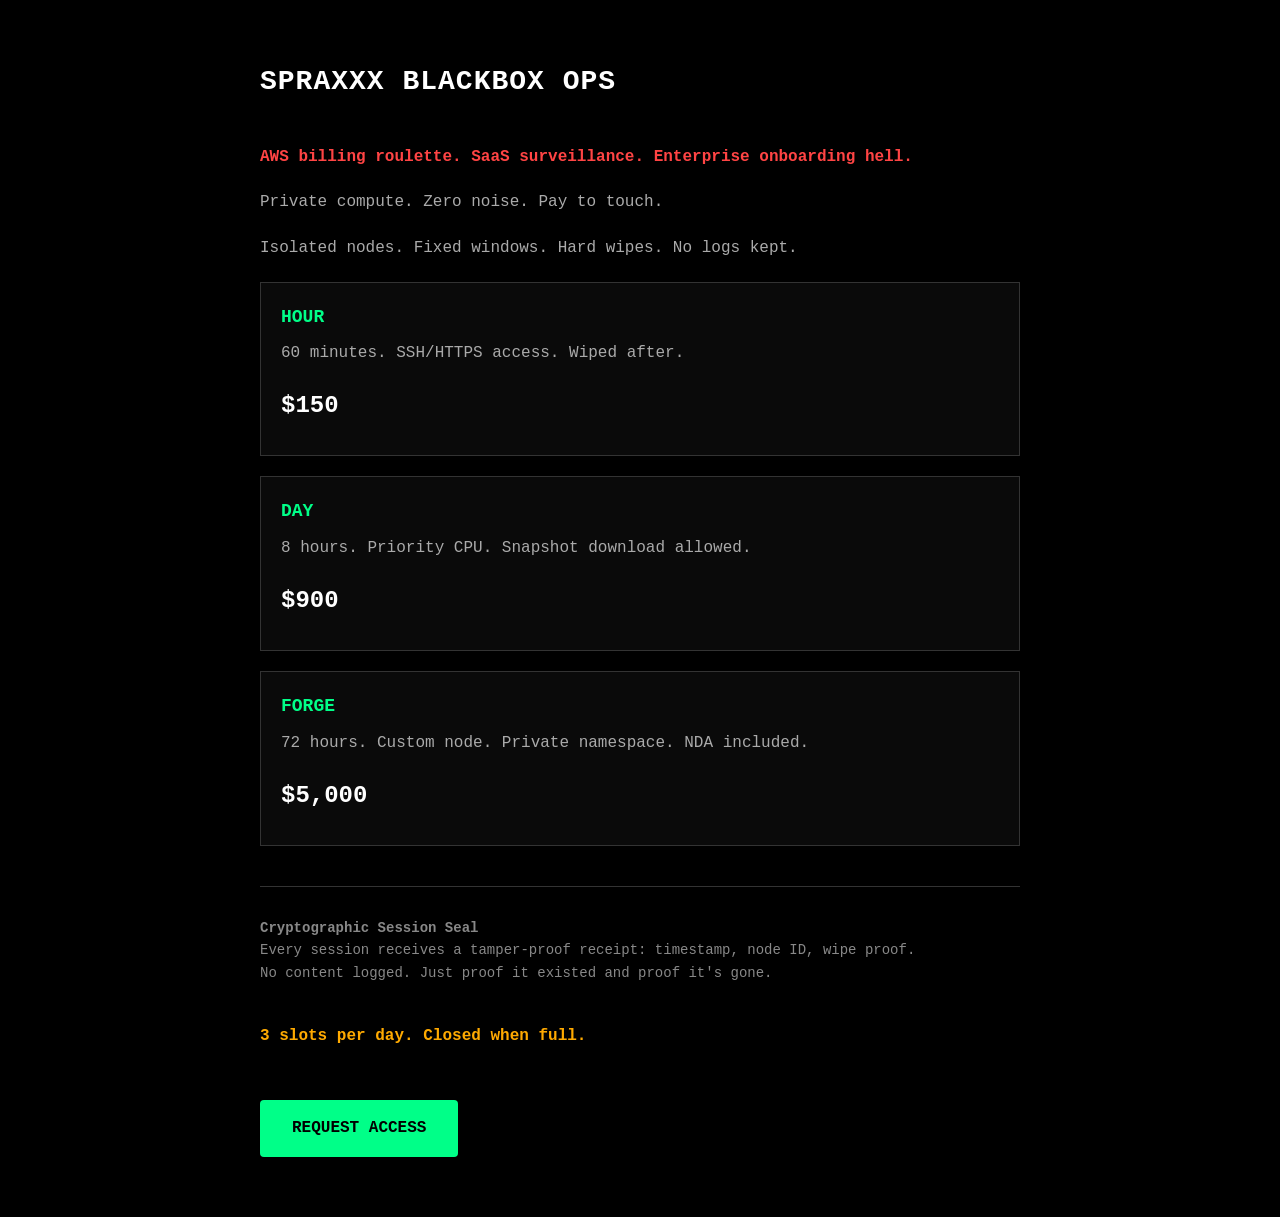
<file: blackbox.html>
<!doctype html>
<html lang="en">
<head>
  <meta charset="utf-8" />
  <title>SPRAXXX Blackbox Ops — Private Compute, Zero Noise</title>
  <meta name="viewport" content="width=device-width, initial-scale=1" />
  <meta name="description" content="Private compute nodes. Pay by the hour. Cryptographically wiped. No logs. No surveillance." />
  <meta name="robots" content="noindex,nofollow" />
  <style>
    *{margin:0;padding:0;box-sizing:border-box}
    body{
      background:#000; color:#fff;
      font-family:ui-monospace,Menlo,Monaco,Consolas,monospace;
      line-height:1.6; padding:60px 20px; max-width:800px; margin:0 auto;
    }
    h1{font-size:28px; margin-bottom:40px; letter-spacing:1px}
    p{margin-bottom:20px; color:#aaa}
    .pain{color:#ff4444; font-weight:700}
    .tier{border:1px solid #333; padding:20px; margin:20px 0; background:#0a0a0a}
    .tier h2{color:#00ff88; font-size:18px; margin-bottom:10px}
    .tier .price{color:#fff; font-size:24px; font-weight:700; margin:10px 0}
    .seal{border-top:1px solid #333; padding-top:30px; margin-top:40px; color:#888; font-size:14px}
    .cta{display:inline-block; margin-top:30px; padding:16px 32px; background:#00ff88; color:#000;
         text-decoration:none; font-weight:700; border-radius:4px; transition:opacity .2s}
    .cta:hover{opacity:.8}
    .scarcity{color:#ffaa00; font-weight:700; margin-top:40px}
  </style>
</head>
<body>

<h1>SPRAXXX BLACKBOX OPS</h1>

<p class="pain">AWS billing roulette. SaaS surveillance. Enterprise onboarding hell.</p>

<p>Private compute. Zero noise. Pay to touch.</p>

<p>Isolated nodes. Fixed windows. Hard wipes. No logs kept.</p>

<div class="tier">
  <h2>HOUR</h2>
  <p>60 minutes. SSH/HTTPS access. Wiped after.</p>
  <div class="price">$150</div>
</div>

<div class="tier">
  <h2>DAY</h2>
  <p>8 hours. Priority CPU. Snapshot download allowed.</p>
  <div class="price">$900</div>
</div>

<div class="tier">
  <h2>FORGE</h2>
  <p>72 hours. Custom node. Private namespace. NDA included.</p>
  <div class="price">$5,000</div>
</div>

<div class="seal">
  <strong>Cryptographic Session Seal</strong><br>
  Every session receives a tamper-proof receipt: timestamp, node ID, wipe proof.<br>
  No content logged. Just proof it existed and proof it's gone.
</div>

<p class="scarcity">3 slots per day. Closed when full.</p>

<a class="cta" href="mailto:blackbox@spraxxx.com?subject=Blackbox%20Access%20Request">REQUEST ACCESS</a>

</body>
</html>
</file>
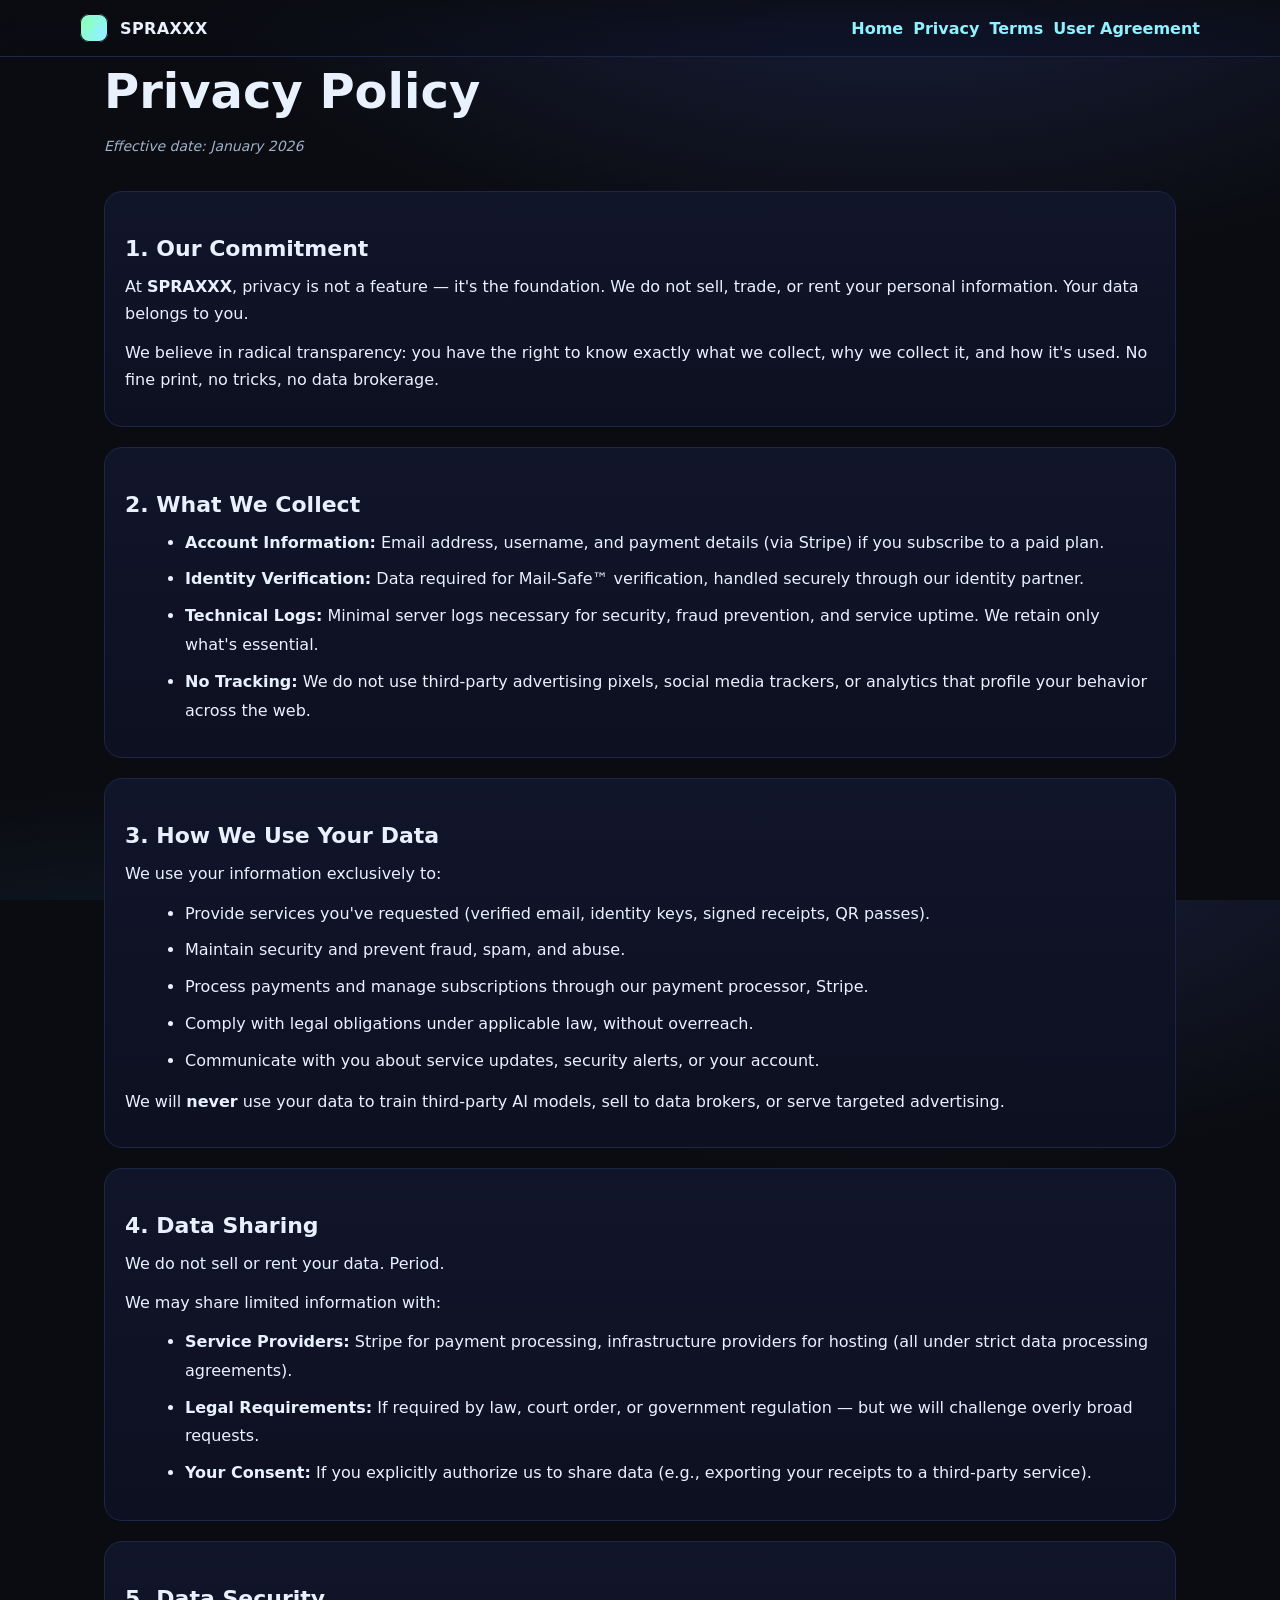
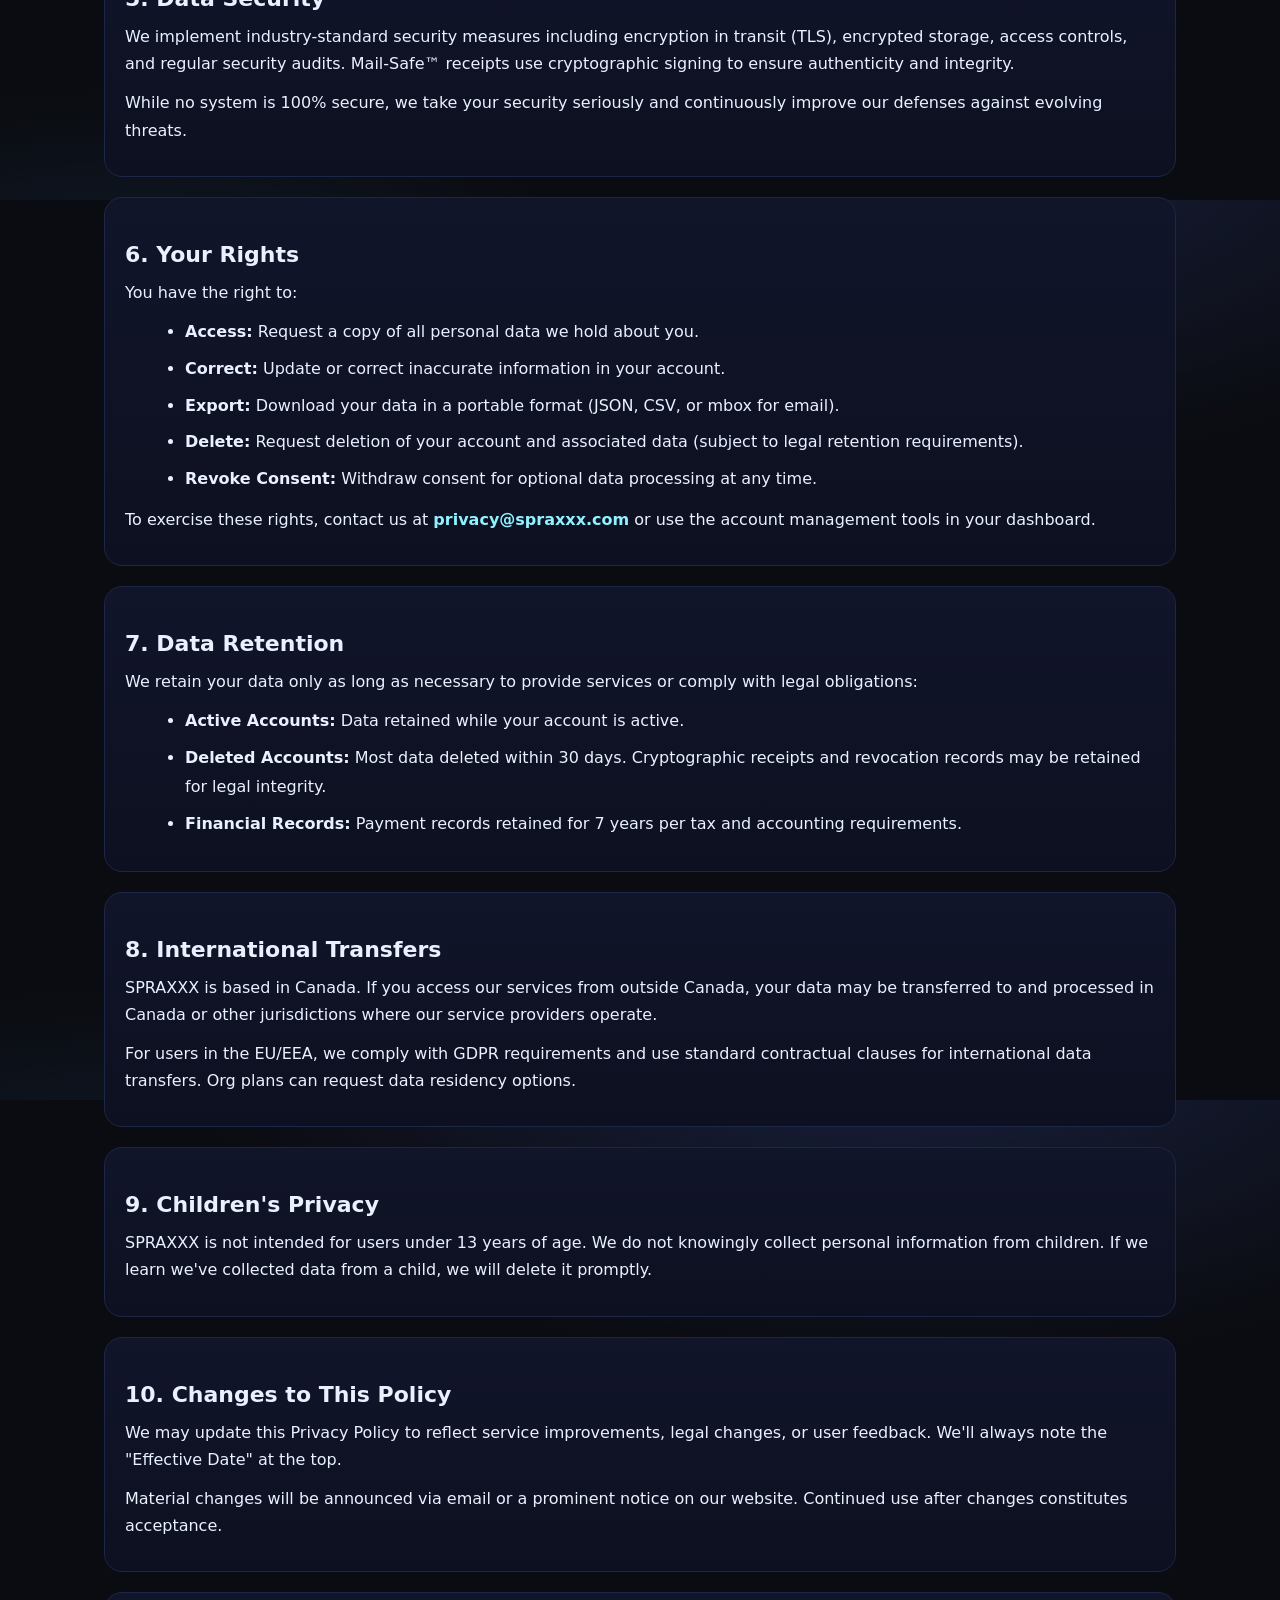
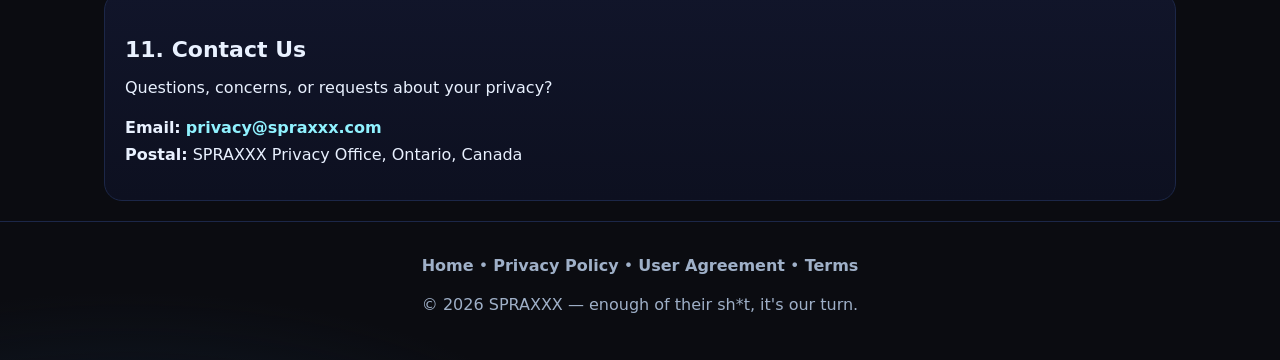
<file: privacy.html>
<!doctype html>
<html lang="en" dir="ltr">
<head>
  <meta charset="utf-8" />
  <meta name="viewport" content="width=device-width, initial-scale=1" />
  <title>Privacy Policy — SPRAXXX</title>

  <meta name="description" content="SPRAXXX Privacy Policy. We protect your data, your dignity, and your identity." />
  <meta name="robots" content="index,follow" />
  <meta name="referrer" content="no-referrer" />
  <meta name="color-scheme" content="dark light" />
  <meta name="theme-color" content="#0b0c11" media="(prefers-color-scheme: dark)" />
  <meta name="theme-color" content="#f6f7fb" media="(prefers-color-scheme: light)" />

  <link rel="canonical" href="https://spraxxx.com/privacy.html" />

  <!-- Open Graph -->
  <meta property="og:title" content="Privacy Policy — SPRAXXX" />
  <meta property="og:description" content="Privacy is not a feature — it's the foundation." />
  <meta property="og:type" content="article" />
  <meta property="og:url" content="https://spraxxx.com/privacy.html" />

  <!-- Icons -->
  <link rel="icon" href="/assets/favicon.png" sizes="32x32" />
  <link rel="icon" href="/assets/favicon.svg" type="image/svg+xml" />
  <link rel="apple-touch-icon" href="/assets/apple-touch-icon.png" />

  <style>
    :root{
      --bg:#0b0c11;
      --panel:#0f1220;
      --ink:#e9f1ff;
      --muted:#9fb0c8;
      --brand:#90f2ff;
      --brand2:#8cffc1;
      --line:#1c2748;
      --max:1120px;
      --shadow:0 6px 30px rgba(0,0,0,.25);
      --ring:0 0 0 3px rgba(144,242,255,.35);
    }

    *{box-sizing:border-box}
    html,body{height:100%}

    body{
      margin:0;
      color:var(--ink);
      background:
        radial-gradient(1200px 600px at 70% -10%, #192140 0%, transparent 60%),
        radial-gradient(900px 480px at 10% 120%, #112033 0%, transparent 60%),
        var(--bg);
      font-family: ui-sans-serif, system-ui, -apple-system, Segoe UI, Roboto, Inter, Arial, sans-serif;
      -webkit-font-smoothing:antialiased;
      text-rendering:optimizeLegibility;
    }

    a{color:var(--brand); text-decoration:none; font-weight:650}
    a:hover{text-decoration:underline}
    a:focus-visible{outline:none; box-shadow:var(--ring)}

    .wrap{max-width:var(--max); margin:0 auto; padding:0 24px}

    .skip-link{
      position:absolute; left:-10000px; top:auto; width:1px; height:1px; overflow:hidden;
    }
    .skip-link:focus{
      left:16px; top:12px; width:auto; height:auto;
      background:#13182a; color:#fff;
      padding:8px 12px; border-radius:10px;
      border:1px solid var(--line);
      z-index:1000;
    }

    header{
      position:sticky; top:0; z-index:20;
      backdrop-filter:saturate(150%) blur(10px);
      background:linear-gradient(180deg, rgba(11,12,17,.75), rgba(11,12,17,.35));
      border-bottom:1px solid var(--line);
    }

    .bar{
      display:flex; align-items:center; justify-content:space-between;
      gap:16px; padding:14px 0;
    }

    .logo{
      display:flex; align-items:center; gap:12px;
      font-weight:900; letter-spacing:.4px;
    }

    .badge{
      width:28px; height:28px; border-radius:9px;
      box-shadow:0 0 0 1px #0b0c11 inset;
      background:conic-gradient(from 120deg at 50% 50%, var(--brand), var(--brand2), var(--brand));
      flex:0 0 auto;
    }

    nav{display:flex; gap:10px; flex-wrap:wrap; align-items:center}

    main{padding:40px 0}
    .title{font-size:clamp(26px, 4.5vw, 48px); margin:6px 0 16px}
    .meta{color:var(--muted); font-size:14px; margin:0 0 32px}

    .panel{
      background:linear-gradient(180deg, #11152a 0%, #0d1020 100%);
      border:1px solid var(--line);
      border-radius:18px;
      padding:20px;
      margin-bottom:20px;
    }

    h2{margin:24px 0 12px; font-size:22px; color:var(--ink)}
    h3{margin:18px 0 8px; font-size:18px}

    p{line-height:1.7; margin:0 0 12px}
    ul{margin:0 0 12px 20px; line-height:1.8}
    li{margin-bottom:8px}

    .muted{color:var(--muted)}

    footer{
      padding:30px 0;
      color:var(--muted);
      border-top:1px solid var(--line);
      text-align:center;
    }

    footer a{
      color:var(--muted);
      transition:color .15s ease;
    }

    footer a:hover{
      color:var(--brand);
    }

    @media (prefers-reduced-motion: reduce){
      *{transition:none!important; animation:none!important; scroll-behavior:auto!important}
    }
  </style>

  <!-- JSON-LD -->
  <script type="application/ld+json">
  {
    "@context":"https://schema.org",
    "@type":"Organization",
    "name":"SPRAXXX",
    "url":"https://spraxxx.com/",
    "logo":"https://spraxxx.com/assets/og.jpg"
  }
  </script>
</head>

<body>
  <a class="skip-link" href="#main">Skip to main content</a>

  <header role="banner">
    <div class="wrap bar">
      <div class="logo">
        <span class="badge" aria-hidden="true"></span>
        <span>SPRAXXX</span>
      </div>

      <nav aria-label="Navigation">
        <a href="/">Home</a>
        <a href="/privacy.html" aria-current="page">Privacy</a>
        <a href="/terms.html">Terms</a>
        <a href="/user-agreement.html">User Agreement</a>
      </nav>
    </div>
  </header>

  <main id="main" class="wrap">
    <h1 class="title">Privacy Policy</h1>
    <p class="meta"><em>Effective date: January 2026</em></p>

    <section class="panel">
      <h2>1. Our Commitment</h2>
      <p>
        At <strong>SPRAXXX</strong>, privacy is not a feature — it's the foundation.
        We do not sell, trade, or rent your personal information. Your data belongs to you.
      </p>
      <p>
        We believe in radical transparency: you have the right to know exactly what we collect,
        why we collect it, and how it's used. No fine print, no tricks, no data brokerage.
      </p>
    </section>

    <section class="panel">
      <h2>2. What We Collect</h2>
      <ul>
        <li><strong>Account Information:</strong> Email address, username, and payment details (via Stripe) if you subscribe to a paid plan.</li>
        <li><strong>Identity Verification:</strong> Data required for Mail-Safe™ verification, handled securely through our identity partner.</li>
        <li><strong>Technical Logs:</strong> Minimal server logs necessary for security, fraud prevention, and service uptime. We retain only what's essential.</li>
        <li><strong>No Tracking:</strong> We do not use third-party advertising pixels, social media trackers, or analytics that profile your behavior across the web.</li>
      </ul>
    </section>

    <section class="panel">
      <h2>3. How We Use Your Data</h2>
      <p>We use your information exclusively to:</p>
      <ul>
        <li>Provide services you've requested (verified email, identity keys, signed receipts, QR passes).</li>
        <li>Maintain security and prevent fraud, spam, and abuse.</li>
        <li>Process payments and manage subscriptions through our payment processor, Stripe.</li>
        <li>Comply with legal obligations under applicable law, without overreach.</li>
        <li>Communicate with you about service updates, security alerts, or your account.</li>
      </ul>
      <p>We will <strong>never</strong> use your data to train third-party AI models, sell to data brokers, or serve targeted advertising.</p>
    </section>

    <section class="panel">
      <h2>4. Data Sharing</h2>
      <p>We do not sell or rent your data. Period.</p>
      <p>We may share limited information with:</p>
      <ul>
        <li><strong>Service Providers:</strong> Stripe for payment processing, infrastructure providers for hosting (all under strict data processing agreements).</li>
        <li><strong>Legal Requirements:</strong> If required by law, court order, or government regulation — but we will challenge overly broad requests.</li>
        <li><strong>Your Consent:</strong> If you explicitly authorize us to share data (e.g., exporting your receipts to a third-party service).</li>
      </ul>
    </section>

    <section class="panel">
      <h2>5. Data Security</h2>
      <p>
        We implement industry-standard security measures including encryption in transit (TLS),
        encrypted storage, access controls, and regular security audits. Mail-Safe™ receipts use
        cryptographic signing to ensure authenticity and integrity.
      </p>
      <p>
        While no system is 100% secure, we take your security seriously and continuously improve
        our defenses against evolving threats.
      </p>
    </section>

    <section class="panel">
      <h2>6. Your Rights</h2>
      <p>You have the right to:</p>
      <ul>
        <li><strong>Access:</strong> Request a copy of all personal data we hold about you.</li>
        <li><strong>Correct:</strong> Update or correct inaccurate information in your account.</li>
        <li><strong>Export:</strong> Download your data in a portable format (JSON, CSV, or mbox for email).</li>
        <li><strong>Delete:</strong> Request deletion of your account and associated data (subject to legal retention requirements).</li>
        <li><strong>Revoke Consent:</strong> Withdraw consent for optional data processing at any time.</li>
      </ul>
      <p>
        To exercise these rights, contact us at <a href="mailto:privacy@spraxxx.com">privacy@spraxxx.com</a>
        or use the account management tools in your dashboard.
      </p>
    </section>

    <section class="panel">
      <h2>7. Data Retention</h2>
      <p>
        We retain your data only as long as necessary to provide services or comply with legal obligations:
      </p>
      <ul>
        <li><strong>Active Accounts:</strong> Data retained while your account is active.</li>
        <li><strong>Deleted Accounts:</strong> Most data deleted within 30 days. Cryptographic receipts and revocation records may be retained for legal integrity.</li>
        <li><strong>Financial Records:</strong> Payment records retained for 7 years per tax and accounting requirements.</li>
      </ul>
    </section>

    <section class="panel">
      <h2>8. International Transfers</h2>
      <p>
        SPRAXXX is based in Canada. If you access our services from outside Canada, your data may
        be transferred to and processed in Canada or other jurisdictions where our service providers operate.
      </p>
      <p>
        For users in the EU/EEA, we comply with GDPR requirements and use standard contractual clauses
        for international data transfers. Org plans can request data residency options.
      </p>
    </section>

    <section class="panel">
      <h2>9. Children's Privacy</h2>
      <p>
        SPRAXXX is not intended for users under 13 years of age. We do not knowingly collect
        personal information from children. If we learn we've collected data from a child,
        we will delete it promptly.
      </p>
    </section>

    <section class="panel">
      <h2>10. Changes to This Policy</h2>
      <p>
        We may update this Privacy Policy to reflect service improvements, legal changes, or user feedback.
        We'll always note the "Effective Date" at the top.
      </p>
      <p>
        Material changes will be announced via email or a prominent notice on our website.
        Continued use after changes constitutes acceptance.
      </p>
    </section>

    <section class="panel">
      <h2>11. Contact Us</h2>
      <p>
        Questions, concerns, or requests about your privacy?
      </p>
      <p>
        <strong>Email:</strong> <a href="mailto:privacy@spraxxx.com">privacy@spraxxx.com</a><br>
        <strong>Postal:</strong> SPRAXXX Privacy Office, Ontario, Canada
      </p>
    </section>
  </main>

  <footer role="contentinfo">
    <p>
      <a href="/">Home</a> •
      <a href="/privacy.html">Privacy Policy</a> •
      <a href="/user-agreement.html">User Agreement</a> •
      <a href="/terms.html">Terms</a>
    </p>
    <p style="margin-top:12px">© <span id="year"></span> SPRAXXX — enough of their sh*t, it's our turn.</p>
  </footer>

  <script>
    document.getElementById('year').textContent = String(new Date().getFullYear());
  </script>
</body>
</html>
</file>
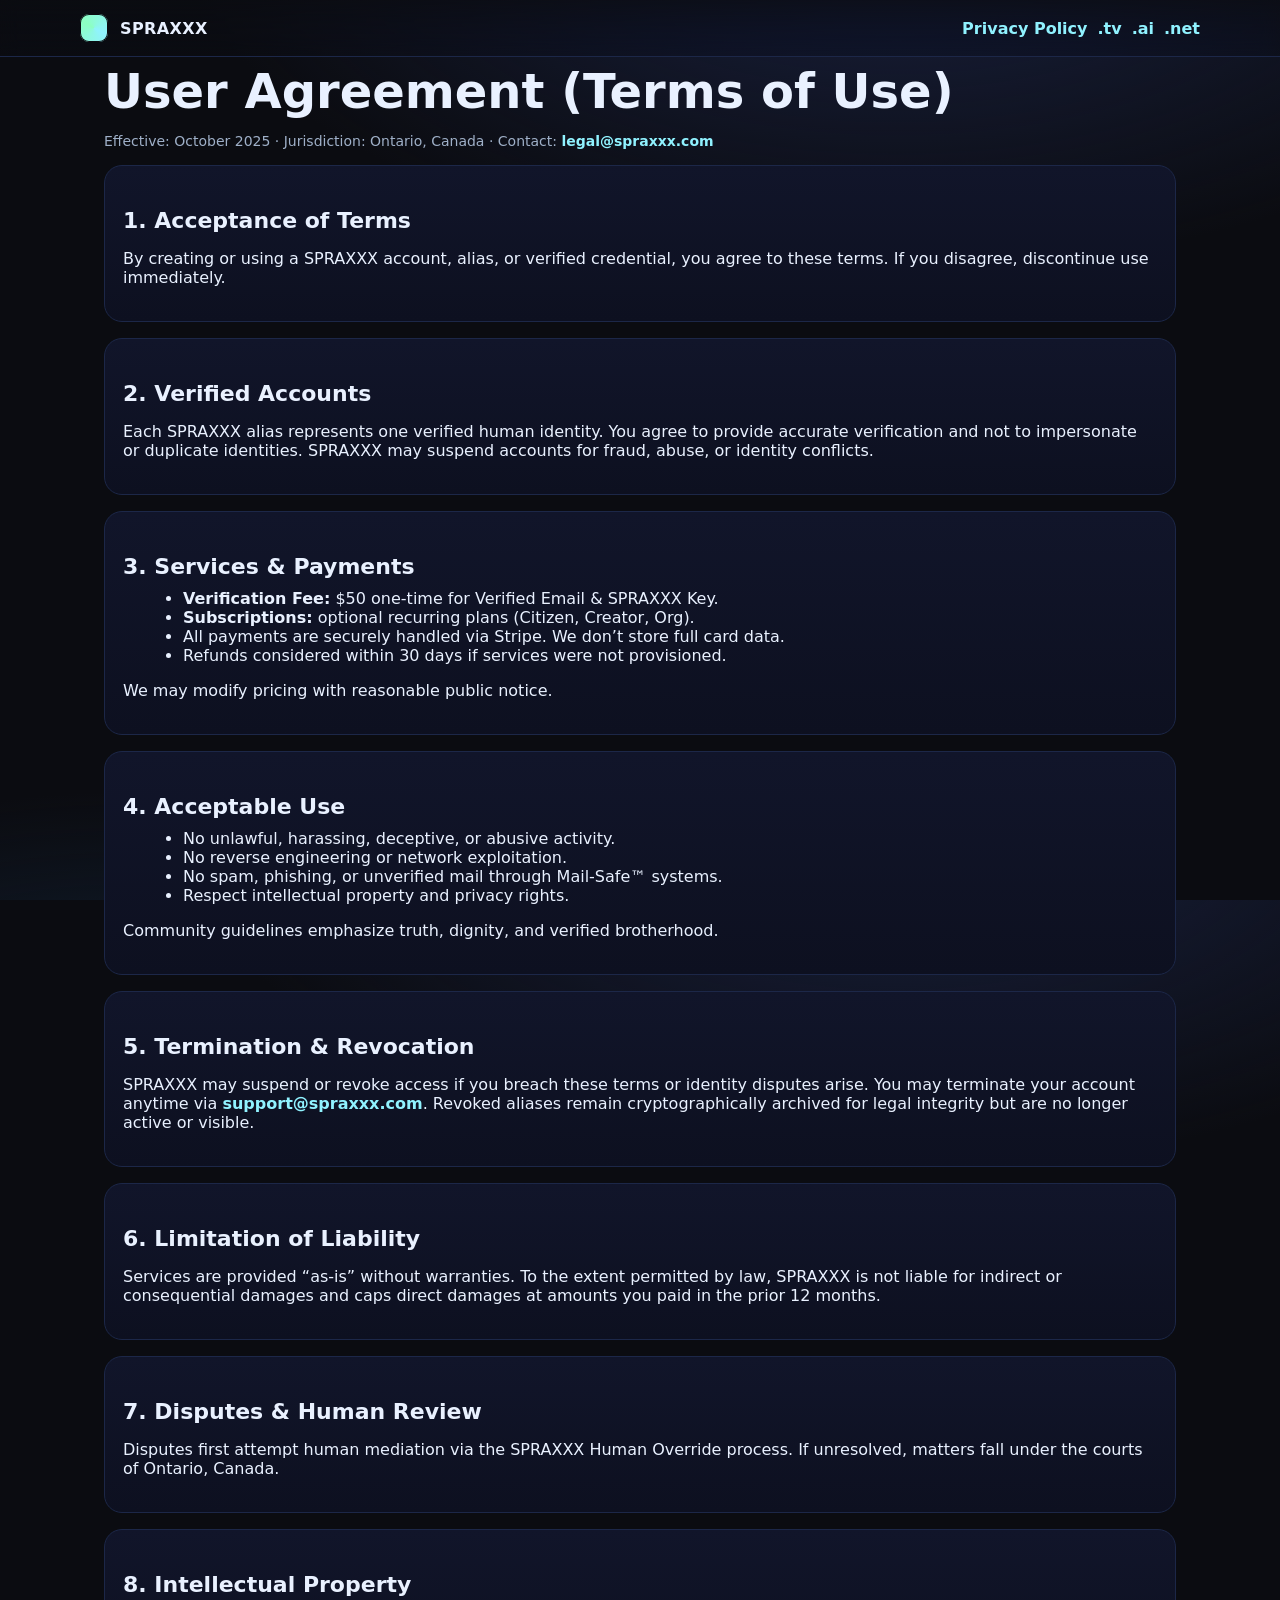
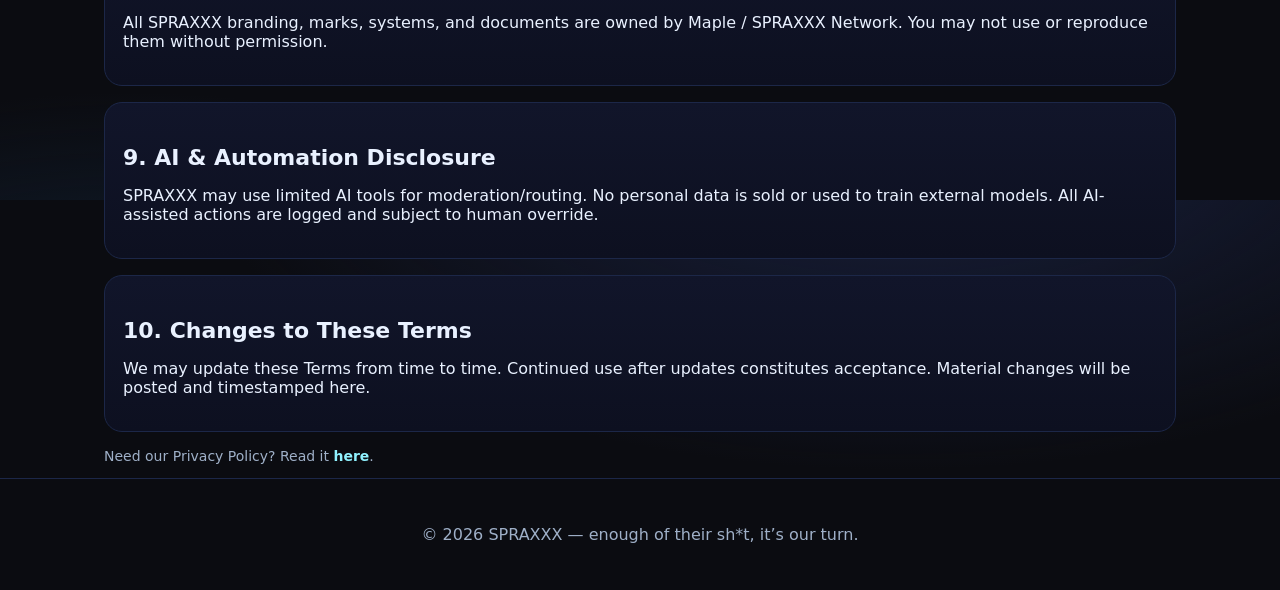
<file: terms.html>
<!doctype html>
<html lang="en" dir="ltr">
<head>
  <meta charset="utf-8" />
  <title>SPRAXXX User Agreement (Terms of Use)</title>
  <meta name="viewport" content="width=device-width, initial-scale=1" />
  <meta name="description" content="SPRAXXX User Agreement — verified accounts, fair use, payments, revocation, and human-first dispute resolution." />
  <meta name="robots" content="index,follow" />
  <meta name="color-scheme" content="dark light" />
  <meta name="theme-color" content="#0b0c11" media="(prefers-color-scheme: dark)">
  <link rel="canonical" href="https://spraxxx.com/terms" />
  <meta name="referrer" content="no-referrer" />

  <!-- Social -->
  <meta property="og:title" content="SPRAXXX User Agreement" />
  <meta property="og:description" content="One human, one alias. Dignity-first rules. Human override where it counts." />
  <meta property="og:type" content="article" />
  <meta property="og:url" content="https://spraxxx.com/terms" />
  <meta property="og:image" content="https://spraxxx.com/assets/og.jpg" />
  <meta property="og:image:width" content="1200" />
  <meta property="og:image:height" content="630" />

  <meta name="twitter:card" content="summary_large_image" />
  <meta name="twitter:title" content="SPRAXXX User Agreement" />
  <meta name="twitter:description" content="Verified accounts, fair use, payments, revocation, and human-first dispute resolution." />
  <meta name="twitter:image" content="https://spraxxx.com/assets/og.jpg" />

  <!-- Icons -->
  <link rel="icon" href="/assets/favicon.png" sizes="32x32" />
  <link rel="icon" href="/assets/favicon.svg" type="image/svg+xml" />
  <link rel="apple-touch-icon" href="/assets/apple-touch-icon.png"/>

  <style>
    :root{
      --bg:#0b0c11; --panel:#0f1220; --ink:#e9f1ff; --muted:#9fb0c8;
      --brand:#90f2ff; --brand2:#8cffc1; --gold:#ffd389;
      --line:#1c2748; --max:1120px; --shadow:0 6px 30px rgba(0,0,0,.25);
      --ring:0 0 0 3px rgba(144,242,255,.35)
    }
    *{box-sizing:border-box}
    html,body{height:100%}
    body{
      margin:0; color:var(--ink);
      background:
        radial-gradient(1200px 600px at 70% -10%, #192140 0%, transparent 60%),
        radial-gradient(900px 480px at 10% 120%, #112033 0%, transparent 60%),
        var(--bg);
      font-family: ui-sans-serif, system-ui, -apple-system, Segoe UI, Roboto, Inter, Arial, sans-serif;
      -webkit-font-smoothing:antialiased; text-rendering:optimizeLegibility;
    }
    a{color:var(--brand); text-decoration:none; font-weight:600}
    a:hover{text-decoration:underline}
    a:focus-visible, .btn:focus-visible { outline: none; box-shadow: var(--ring) }
    .wrap{max-width:var(--max); margin:0 auto; padding:0 24px}
    header{position:sticky; top:0; z-index:20; backdrop-filter:saturate(150%) blur(10px);
      background:linear-gradient(180deg, rgba(11,12,17,.75), rgba(11,12,17,.35)); border-bottom:1px solid var(--line)}
    .bar{display:flex; align-items:center; justify-content:space-between; gap:16px; padding:14px 0}
    .logo{display:flex; align-items:center; gap:12px; font-weight:900; letter-spacing:.4px}
    .badge{width:28px; height:28px; border-radius:9px; box-shadow:0 0 0 1px #0b0c11 inset;
      background:conic-gradient(from 120deg at 50% 50%, var(--brand), var(--brand2), var(--brand))}
    nav{display:flex; gap:10px; flex-wrap:wrap}
    main{padding:40px 0}
    .title{font-size:clamp(26px,4.5vw,48px); margin:6px 0 8px}
    .sub{color:var(--muted); margin:0 0 24px}
    .panel{background:linear-gradient(180deg, #11152a 0%, #0d1020 100%); border:1px solid var(--line);
      border-radius:18px; padding:18px; margin:16px 0}
    h2{margin:24px 0 10px; font-size:22px}
    h3{margin:18px 0 8px; font-size:18px}
    ul{margin:0 0 0 20px}
    .meta{color:var(--muted); font-size:14px}
    footer{padding:30px 0; color:var(--muted); border-top:1px solid var(--line); text-align:center}
    .skip-link{position:absolute;left:-10000px;top:auto;width:1px;height:1px;overflow:hidden}
    .skip-link:focus{left:16px;top:12px;width:auto;height:auto;background:#13182a;color:#fff;padding:8px 12px;border-radius:10px;border:1px solid var(--line);z-index:1000}
    @media (prefers-reduced-motion: reduce){
      *{transition:none!important; animation:none!important; scroll-behavior:auto!important}
    }
  </style>

  <!-- JSON-LD -->
  <script type="application/ld+json">
  { "@context":"https://schema.org", "@type":"Organization",
    "name":"SPRAXXX", "url":"https://spraxxx.com/",
    "logo":"https://spraxxx.com/assets/og.jpg",
    "sameAs":["https://spraxxx.ai","https://spraxxx.tv","https://spraxxx.net"]
  }
  </script>
</head>
<body>
  <a class="skip-link" href="#main">Skip to main content</a>

  <header role="banner">
    <div class="wrap bar">
      <div class="logo" aria-label="SPRAXXX">
        <span class="badge" aria-hidden="true"></span><span aria-hidden="true">SPRAXXX</span>
      </div>
      <nav aria-label="Legal nav">
        <a href="/privacy">Privacy Policy</a>
        <a href="https://spraxxx.tv" target="_blank" rel="noopener noreferrer">.tv</a>
        <a href="https://spraxxx.ai" target="_blank" rel="noopener noreferrer">.ai</a>
        <a href="https://spraxxx.net" target="_blank" rel="noopener noreferrer">.net</a>
      </nav>
    </div>
  </header>

  <main id="main" class="wrap">
    <h1 class="title">User Agreement (Terms of Use)</h1>
    <p class="meta">Effective: October 2025 &middot; Jurisdiction: Ontario, Canada &middot; Contact: <a href="mailto:legal@spraxxx.com">legal@spraxxx.com</a></p>

    <div class="panel">
      <h2>1. Acceptance of Terms</h2>
      <p>By creating or using a SPRAXXX account, alias, or verified credential, you agree to these terms. If you disagree, discontinue use immediately.</p>
    </div>

    <section class="panel">
      <h2>2. Verified Accounts</h2>
      <p>Each SPRAXXX alias represents one verified human identity. You agree to provide accurate verification and not to impersonate or duplicate identities. SPRAXXX may suspend accounts for fraud, abuse, or identity conflicts.</p>
    </section>

    <section class="panel">
      <h2>3. Services &amp; Payments</h2>
      <ul>
        <li><strong>Verification Fee:</strong> $50 one-time for Verified Email &amp; SPRAXXX Key.</li>
        <li><strong>Subscriptions:</strong> optional recurring plans (Citizen, Creator, Org).</li>
        <li>All payments are securely handled via Stripe. We don’t store full card data.</li>
        <li>Refunds considered within 30 days if services were not provisioned.</li>
      </ul>
      <p>We may modify pricing with reasonable public notice.</p>
    </section>

    <section class="panel">
      <h2>4. Acceptable Use</h2>
      <ul>
        <li>No unlawful, harassing, deceptive, or abusive activity.</li>
        <li>No reverse engineering or network exploitation.</li>
        <li>No spam, phishing, or unverified mail through Mail-Safe™ systems.</li>
        <li>Respect intellectual property and privacy rights.</li>
      </ul>
      <p>Community guidelines emphasize truth, dignity, and verified brotherhood.</p>
    </section>

    <section class="panel">
      <h2>5. Termination &amp; Revocation</h2>
      <p>SPRAXXX may suspend or revoke access if you breach these terms or identity disputes arise. You may terminate your account anytime via <a href="mailto:support@spraxxx.com">support@spraxxx.com</a>. Revoked aliases remain cryptographically archived for legal integrity but are no longer active or visible.</p>
    </section>

    <section class="panel">
      <h2>6. Limitation of Liability</h2>
      <p>Services are provided “as-is” without warranties. To the extent permitted by law, SPRAXXX is not liable for indirect or consequential damages and caps direct damages at amounts you paid in the prior 12 months.</p>
    </section>

    <section class="panel">
      <h2>7. Disputes &amp; Human Review</h2>
      <p>Disputes first attempt human mediation via the SPRAXXX Human Override process. If unresolved, matters fall under the courts of Ontario, Canada.</p>
    </section>

    <section class="panel">
      <h2>8. Intellectual Property</h2>
      <p>All SPRAXXX branding, marks, systems, and documents are owned by Maple / SPRAXXX Network. You may not use or reproduce them without permission.</p>
    </section>

    <section class="panel">
      <h2>9. AI &amp; Automation Disclosure</h2>
      <p>SPRAXXX may use limited AI tools for moderation/routing. No personal data is sold or used to train external models. All AI-assisted actions are logged and subject to human override.</p>
    </section>

    <section class="panel">
      <h2>10. Changes to These Terms</h2>
      <p>We may update these Terms from time to time. Continued use after updates constitutes acceptance. Material changes will be posted and timestamped here.</p>
    </section>

    <p class="meta">Need our Privacy Policy? Read it <a href="/privacy">here</a>.</p>
  </main>

  <footer role="contentinfo">
    <p>© <span id="year"></span> SPRAXXX — enough of their sh*t, it’s our turn.</p>
  </footer>

  <script>document.getElementById('year').textContent = new Date().getFullYear();</script>
</body>
</html>
</file>
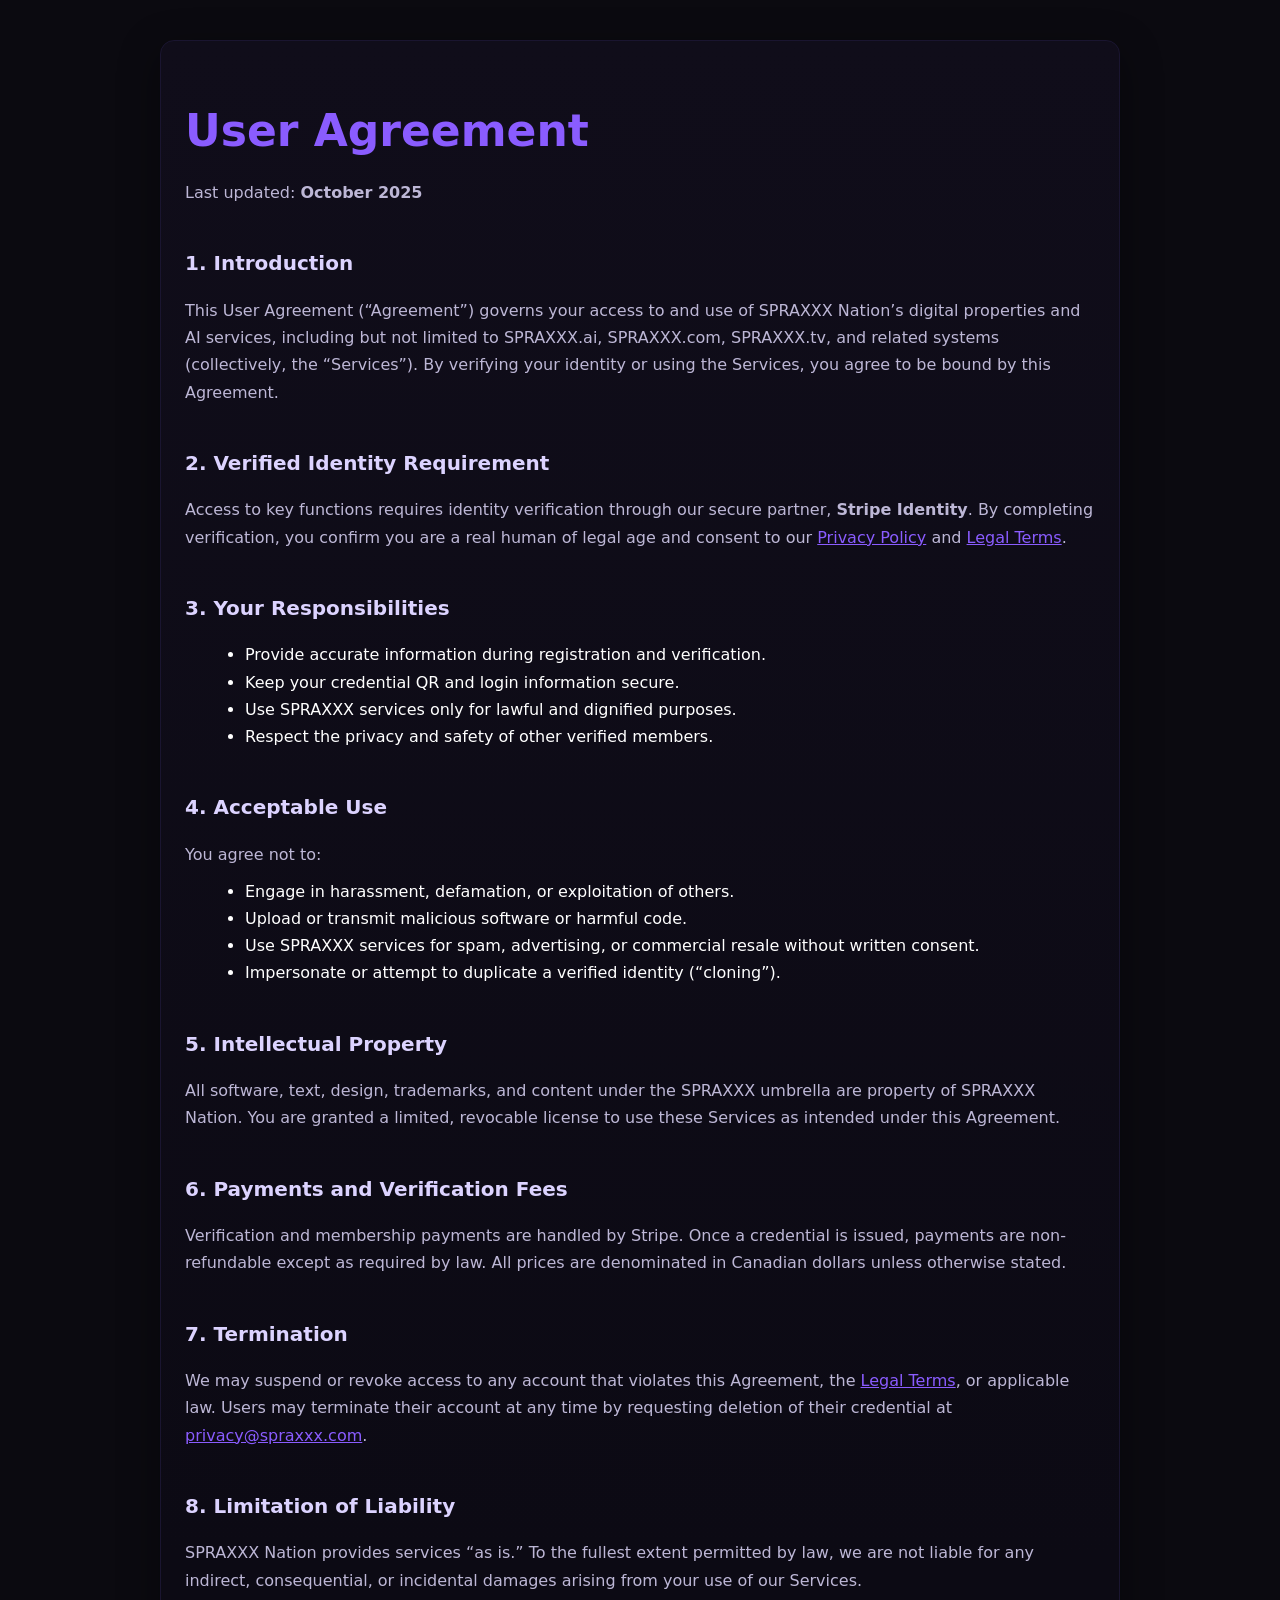
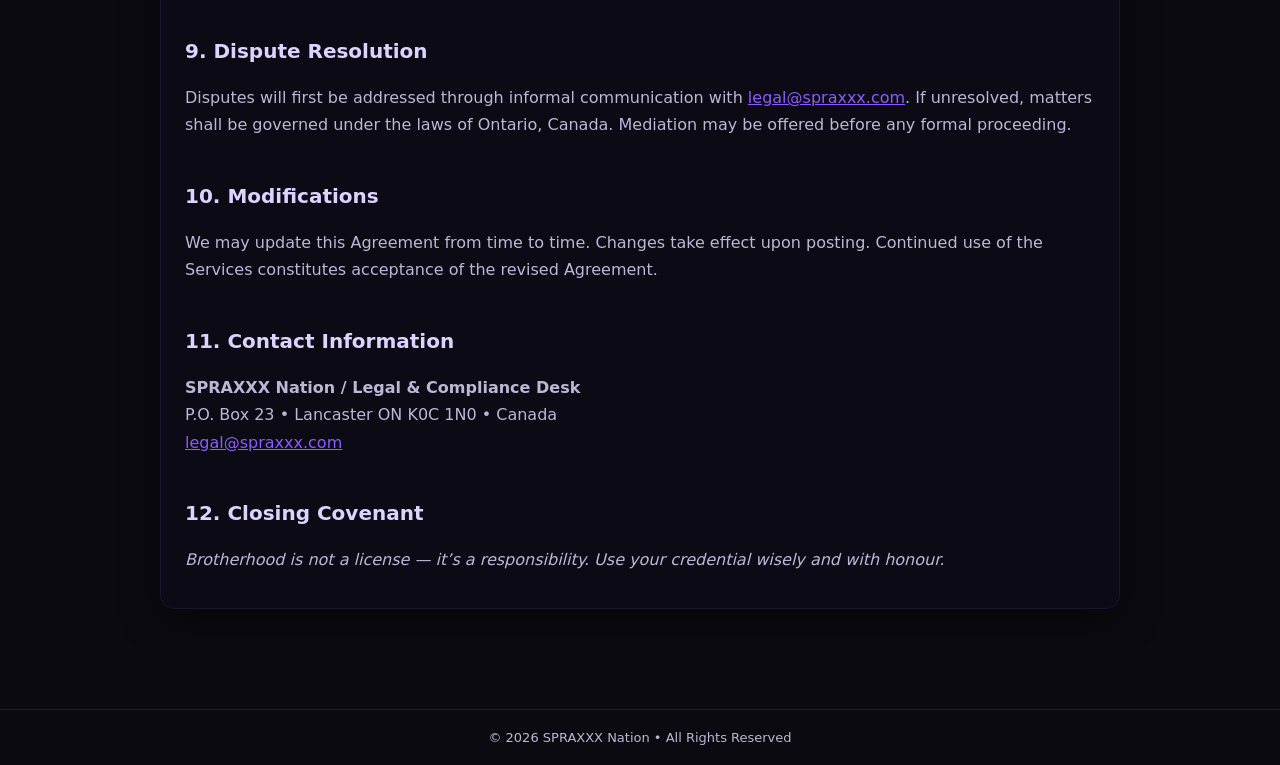
<file: user-agreement.html>
<!DOCTYPE html>
<html lang="en">
<head>
  <meta charset="utf-8" />
  <title>User Agreement • SPRAXXX.ai</title>
  <meta name="viewport" content="width=device-width, initial-scale=1" />
  <meta name="description" content="User Agreement for SPRAXXX.ai — verified identity, Brotherhood Intelligence, and dignity-aware AI services." />
  <meta name="theme-color" content="#0b0a10" />
  <link rel="canonical" href="https://spraxxx.ai/user-agreement" />
  <link rel="icon" href="/assets/favicon.png" />
  <link rel="apple-touch-icon" href="/assets/icon-180.png" />
  <style>
    :root{
      --bg:#0b0a10;--ink:#fff;--muted:#bdb7d6;
      --purple:#8a5cff;--edge:#1a1530;--panel:#100d1a;
      --r:14px;--shadow:0 12px 40px rgba(0,0,0,.4);
      --max:960px;
    }
    body{
      margin:0;font-family:system-ui,-apple-system,Segoe UI,Roboto,Inter,Arial,sans-serif;
      color:var(--ink);background:var(--bg);
      -webkit-font-smoothing:antialiased;
    }
    main{max-width:var(--max);margin:0 auto;padding:40px 20px;line-height:1.7}
    h1,h2,h3{font-weight:700}
    h1{font-size:clamp(28px,5vw,44px);margin-bottom:10px;color:var(--purple)}
    h2{margin-top:40px;font-size:20px;color:#dcd3ff}
    p{margin:10px 0;color:var(--muted)}
    a{color:var(--purple)}
    .panel{background:linear-gradient(180deg,var(--panel),#0c0a14 70%);
      border:1px solid var(--edge);border-radius:var(--r);padding:24px;box-shadow:var(--shadow)}
    footer{margin-top:60px;padding:20px;color:#bdb7d6;font-size:13px;text-align:center;border-top:1px solid rgba(255,255,255,.08)}
    ul{margin:8px 0 8px 20px}
  </style>
</head>
<body>
  <main>
    <div class="panel">
      <h1>User Agreement</h1>
      <p>Last updated: <strong>October&nbsp;2025</strong></p>

      <h2>1. Introduction</h2>
      <p>This User Agreement (“Agreement”) governs your access to and use of SPRAXXX Nation’s digital properties and AI services, including but not limited to SPRAXXX.ai, SPRAXXX.com, SPRAXXX.tv, and related systems (collectively, the “Services”). By verifying your identity or using the Services, you agree to be bound by this Agreement.</p>

      <h2>2. Verified Identity Requirement</h2>
      <p>Access to key functions requires identity verification through our secure partner, <strong>Stripe Identity</strong>. By completing verification, you confirm you are a real human of legal age and consent to our <a href="/privacy">Privacy Policy</a> and <a href="/legal">Legal Terms</a>.</p>

      <h2>3. Your Responsibilities</h2>
      <ul>
        <li>Provide accurate information during registration and verification.</li>
        <li>Keep your credential QR and login information secure.</li>
        <li>Use SPRAXXX services only for lawful and dignified purposes.</li>
        <li>Respect the privacy and safety of other verified members.</li>
      </ul>

      <h2>4. Acceptable Use</h2>
      <p>You agree not to:</p>
      <ul>
        <li>Engage in harassment, defamation, or exploitation of others.</li>
        <li>Upload or transmit malicious software or harmful code.</li>
        <li>Use SPRAXXX services for spam, advertising, or commercial resale without written consent.</li>
        <li>Impersonate or attempt to duplicate a verified identity (“cloning”).</li>
      </ul>

      <h2>5. Intellectual Property</h2>
      <p>All software, text, design, trademarks, and content under the SPRAXXX umbrella are property of SPRAXXX Nation. You are granted a limited, revocable license to use these Services as intended under this Agreement.</p>

      <h2>6. Payments and Verification Fees</h2>
      <p>Verification and membership payments are handled by Stripe. Once a credential is issued, payments are non-refundable except as required by law. All prices are denominated in Canadian dollars unless otherwise stated.</p>

      <h2>7. Termination</h2>
      <p>We may suspend or revoke access to any account that violates this Agreement, the <a href="/legal">Legal Terms</a>, or applicable law. Users may terminate their account at any time by requesting deletion of their credential at <a href="mailto:privacy@spraxxx.com">privacy@spraxxx.com</a>.</p>

      <h2>8. Limitation of Liability</h2>
      <p>SPRAXXX Nation provides services “as is.” To the fullest extent permitted by law, we are not liable for any indirect, consequential, or incidental damages arising from your use of our Services.</p>

      <h2>9. Dispute Resolution</h2>
      <p>Disputes will first be addressed through informal communication with <a href="mailto:legal@spraxxx.com">legal@spraxxx.com</a>. If unresolved, matters shall be governed under the laws of Ontario, Canada. Mediation may be offered before any formal proceeding.</p>

      <h2>10. Modifications</h2>
      <p>We may update this Agreement from time to time. Changes take effect upon posting. Continued use of the Services constitutes acceptance of the revised Agreement.</p>

      <h2>11. Contact Information</h2>
      <p><strong>SPRAXXX Nation / Legal &amp; Compliance Desk</strong><br/>
      P.O. Box&nbsp;23 • Lancaster&nbsp;ON&nbsp;K0C&nbsp;1N0 • Canada<br/>
      <a href="mailto:legal@spraxxx.com">legal@spraxxx.com</a></p>

      <h2>12. Closing Covenant</h2>
      <p><em>Brotherhood is not a license — it’s a responsibility. Use your credential wisely and with honour.</em></p>
    </div>
  </main>

  <footer>
    © <span id="y"></span> SPRAXXX Nation • All Rights Reserved
  </footer>

  <script>
    document.getElementById('y').textContent = new Date().getFullYear();
  </script>
</body>
</html>
</file>
<file: blackbox-landing-safe/assets/css/style.css>
/* ============================================
   SPRAXXX Blackbox Ops - Landing Page Styles
   ============================================ */

/* ===== CSS VARIABLES ===== */
:root {
  --bg-black: #000000;
  --bg-card: #0a0a0a;
  --border-gray: #333333;
  --text-white: #ffffff;
  --text-gray: #aaaaaa;
  --text-muted: #888888;
  --accent-red: #ff4444;
  --accent-green: #00ff88;
  --accent-orange: #ffaa00;
  --shadow: 0 4px 20px rgba(0, 0, 0, 0.6);
  --transition: all 0.2s ease;
}

/* ===== GLOBAL RESET ===== */
* {
  margin: 0;
  padding: 0;
  box-sizing: border-box;
}

/* ===== BODY ===== */
body {
  background: var(--bg-black);
  color: var(--text-white);
  font-family: ui-monospace, Menlo, Monaco, 'Courier New', monospace;
  line-height: 1.6;
  -webkit-font-smoothing: antialiased;
  -moz-osx-font-smoothing: grayscale;
}

/* ===== CONTAINER ===== */
.container {
  max-width: 1200px;
  margin: 0 auto;
  padding: 60px 20px;
}

/* ===== HEADER ===== */
header h1 {
  font-size: 28px;
  letter-spacing: 2px;
  margin-bottom: 40px;
  text-align: center;
  text-transform: uppercase;
}

/* ===== PAIN SECTION ===== */
.pain-section {
  text-align: center;
  margin-bottom: 60px;
}

.pain {
  color: var(--accent-red);
  font-size: 18px;
  font-weight: 700;
  margin-bottom: 20px;
}

.solution {
  font-size: 20px;
  color: var(--text-white);
  margin-bottom: 10px;
}

.promise {
  color: var(--text-gray);
  font-size: 16px;
}

/* ===== TIERS SECTION ===== */
.tiers {
  display: grid;
  grid-template-columns: repeat(auto-fit, minmax(300px, 1fr));
  gap: 30px;
  margin-bottom: 60px;
}

/* ===== NODE CARD ===== */
.node-card {
  background: var(--bg-card);
  border: 1px solid var(--border-gray);
  border-radius: 8px;
  padding: 30px;
  transition: var(--transition);
  cursor: pointer;
  position: relative;
  overflow: hidden;
}

.node-card:hover {
  border-color: var(--accent-green);
  box-shadow: var(--shadow);
  transform: translateY(-2px);
}

.node-card::before {
  content: '';
  position: absolute;
  top: 0;
  left: 0;
  width: 100%;
  height: 4px;
  background: linear-gradient(90deg, var(--accent-green), var(--accent-orange));
  opacity: 0;
  transition: var(--transition);
}

.node-card:hover::before {
  opacity: 1;
}

/* ===== TIER HEADER ===== */
.tier-header {
  margin-bottom: 20px;
}

.tier-header h2 {
  color: var(--accent-green);
  font-size: 24px;
  margin-bottom: 10px;
}

.price {
  font-size: 32px;
  font-weight: 700;
  color: var(--text-white);
}

/* ===== TIER FEATURES ===== */
.tier-features {
  margin-bottom: 20px;
}

.tier-features p {
  color: var(--text-gray);
  font-size: 14px;
  margin-bottom: 8px;
  padding-left: 20px;
  position: relative;
}

.tier-features p::before {
  content: '→';
  position: absolute;
  left: 0;
  color: var(--accent-green);
}

/* ===== CTA BUTTON ===== */
.cta-button {
  width: 100%;
  padding: 16px;
  background: var(--accent-green);
  color: var(--bg-black);
  border: none;
  border-radius: 4px;
  font-size: 16px;
  font-weight: 700;
  font-family: inherit;
  cursor: pointer;
  transition: var(--transition);
  text-transform: uppercase;
  letter-spacing: 1px;
}

.cta-button:hover {
  background: var(--text-white);
  transform: scale(1.02);
}

.cta-button:active {
  transform: scale(0.98);
}

/* ===== SEAL INFO ===== */
.seal-info {
  background: var(--bg-card);
  border: 1px solid var(--border-gray);
  border-radius: 8px;
  padding: 30px;
  margin-bottom: 40px;
}

.seal-info h3 {
  color: var(--accent-green);
  margin-bottom: 15px;
  font-size: 20px;
}

.seal-info p {
  color: var(--text-gray);
  margin-bottom: 10px;
}

.seal-info ul {
  list-style: none;
  margin: 15px 0;
  padding-left: 20px;
}

.seal-info li {
  color: var(--text-gray);
  font-size: 14px;
  margin-bottom: 8px;
  position: relative;
}

.seal-info li::before {
  content: '✓';
  position: absolute;
  left: -20px;
  color: var(--accent-green);
}

.seal-promise {
  color: var(--accent-green);
  font-weight: 700;
  margin-top: 15px;
}

/* ===== SCARCITY NOTICE ===== */
.scarcity {
  text-align: center;
  margin-bottom: 60px;
}

.scarcity-notice {
  color: var(--accent-orange);
  font-size: 18px;
  font-weight: 700;
  padding: 15px 30px;
  border: 2px solid var(--accent-orange);
  border-radius: 4px;
  display: inline-block;
  animation: pulse 2s infinite;
}

@keyframes pulse {
  0%, 100% { opacity: 1; }
  50% { opacity: 0.7; }
}

/* ===== FOOTER ===== */
footer {
  text-align: center;
  color: var(--text-muted);
  padding-top: 40px;
  border-top: 1px solid var(--border-gray);
}

footer p {
  margin-bottom: 10px;
  font-size: 14px;
}

.footer-links a {
  color: var(--text-gray);
  text-decoration: none;
  transition: var(--transition);
}

.footer-links a:hover {
  color: var(--accent-green);
}

/* ===== MODAL ===== */
.modal {
  display: none;
  position: fixed;
  z-index: 1000;
  left: 0;
  top: 0;
  width: 100%;
  height: 100%;
  background: rgba(0, 0, 0, 0.9);
  backdrop-filter: blur(10px);
  animation: fadeIn 0.3s ease;
}

.modal.open {
  display: flex;
  align-items: center;
  justify-content: center;
}

@keyframes fadeIn {
  from { opacity: 0; }
  to { opacity: 1; }
}

/* ===== MODAL CONTENT ===== */
.modal-content {
  background: var(--bg-card);
  border: 2px solid var(--accent-green);
  border-radius: 8px;
  padding: 40px;
  max-width: 600px;
  width: 90%;
  position: relative;
  animation: slideUp 0.3s ease;
}

@keyframes slideUp {
  from { transform: translateY(50px); opacity: 0; }
  to { transform: translateY(0); opacity: 1; }
}

/* ===== MODAL CLOSE BUTTON ===== */
.modal-close {
  position: absolute;
  top: 15px;
  right: 15px;
  background: none;
  border: none;
  color: var(--text-gray);
  font-size: 32px;
  cursor: pointer;
  transition: var(--transition);
  line-height: 1;
}

.modal-close:hover {
  color: var(--accent-red);
  transform: rotate(90deg);
}

/* ===== MODAL BODY ===== */
#modal-body h2 {
  color: var(--accent-green);
  margin-bottom: 20px;
  font-size: 24px;
}

#modal-body p {
  color: var(--text-gray);
  margin-bottom: 15px;
  line-height: 1.8;
}

#modal-body strong {
  color: var(--text-white);
}

#modal-body .modal-info {
  background: var(--bg-black);
  border: 1px solid var(--border-gray);
  border-radius: 4px;
  padding: 20px;
  margin: 20px 0;
}

#modal-body .modal-info p {
  margin-bottom: 10px;
}

#modal-body .email-cta {
  display: inline-block;
  margin-top: 20px;
  padding: 14px 28px;
  background: var(--accent-green);
  color: var(--bg-black);
  text-decoration: none;
  border-radius: 4px;
  font-weight: 700;
  transition: var(--transition);
  text-transform: uppercase;
  letter-spacing: 1px;
}

#modal-body .email-cta:hover {
  background: var(--text-white);
  transform: scale(1.05);
}

/* ===== RESPONSIVE ===== */
@media (max-width: 768px) {
  .tiers {
    grid-template-columns: 1fr;
  }

  header h1 {
    font-size: 24px;
  }

  .modal-content {
    padding: 30px 20px;
  }
}

/* ===== ACCESSIBILITY ===== */
@media (prefers-reduced-motion: reduce) {
  * {
    animation: none !important;
    transition: none !important;
  }
}

/* Focus states for keyboard navigation */
button:focus-visible,
a:focus-visible {
  outline: 2px solid var(--accent-green);
  outline-offset: 2px;
}

/* ===== SAFE VERSION ADDITIONS ===== */

/* Subtitle */
.subtitle {
  text-align: center;
  color: var(--accent-orange);
  font-size: 14px;
  margin-top: -30px;
  margin-bottom: 30px;
  font-weight: 700;
  text-transform: uppercase;
  letter-spacing: 1px;
}

/* Badge (Coming Soon) */
.badge {
  display: inline-block;
  padding: 6px 12px;
  background: var(--bg-black);
  border: 1px solid var(--accent-orange);
  color: var(--accent-orange);
  font-size: 12px;
  font-weight: 700;
  border-radius: 4px;
  text-transform: uppercase;
  letter-spacing: 1px;
}

/* Remove hover/click from node cards (not clickable in safe version) */
.node-card {
  cursor: default;
}

.node-card:hover {
  border-color: var(--border-gray);
  transform: none;
}

/* Waitlist Section */
.waitlist-section {
  margin: 60px 0;
}

.waitlist-card {
  background: var(--bg-card);
  border: 2px solid var(--accent-green);
  border-radius: 8px;
  padding: 40px;
  max-width: 600px;
  margin: 0 auto;
}

.waitlist-card h2 {
  color: var(--accent-green);
  margin-bottom: 15px;
  text-align: center;
  font-size: 24px;
}

.waitlist-card > p {
  text-align: center;
  color: var(--text-gray);
  margin-bottom: 30px;
}

/* Waitlist Form */
.waitlist-form {
  display: flex;
  flex-direction: column;
  gap: 20px;
}

.form-group {
  display: flex;
  flex-direction: column;
  gap: 8px;
}

.form-group label {
  color: var(--text-white);
  font-size: 14px;
  font-weight: 600;
}

.form-group input,
.form-group select {
  padding: 12px 16px;
  background: var(--bg-black);
  border: 1px solid var(--border-gray);
  border-radius: 4px;
  color: var(--text-white);
  font-family: inherit;
  font-size: 14px;
  transition: var(--transition);
}

.form-group input:focus,
.form-group select:focus {
  outline: none;
  border-color: var(--accent-green);
  box-shadow: 0 0 0 3px rgba(0, 255, 136, 0.1);
}

.form-group input::placeholder {
  color: var(--text-muted);
}

.waitlist-note {
  text-align: center;
  color: var(--text-muted);
  font-size: 12px;
  margin-top: 15px;
}

/* Values Section */
.values {
  margin: 60px 0;
}

.values h3 {
  text-align: center;
  color: var(--text-white);
  font-size: 24px;
  margin-bottom: 30px;
}

.values-grid {
  display: grid;
  grid-template-columns: repeat(auto-fit, minmax(250px, 1fr));
  gap: 30px;
}

.value-card {
  background: var(--bg-card);
  border: 1px solid var(--border-gray);
  border-radius: 8px;
  padding: 30px;
}

.value-card h4 {
  color: var(--accent-green);
  margin-bottom: 10px;
  font-size: 18px;
}

.value-card p {
  color: var(--text-gray);
  font-size: 14px;
  line-height: 1.6;
}

/* Footer Note */
.footer-note {
  margin-top: 15px;
  color: var(--accent-orange);
  font-size: 12px;
  font-weight: 700;
}

/* Responsive adjustments */
@media (max-width: 768px) {
  .waitlist-card {
    padding: 30px 20px;
  }

  .values-grid {
    grid-template-columns: 1fr;
  }
}
</file>
<file: blackbox-landing/assets/css/style.css>
/* ============================================
   SPRAXXX Blackbox Ops - Landing Page Styles
   ============================================ */

/* ===== CSS VARIABLES ===== */
:root {
  --bg-black: #000000;
  --bg-card: #0a0a0a;
  --border-gray: #333333;
  --text-white: #ffffff;
  --text-gray: #aaaaaa;
  --text-muted: #888888;
  --accent-red: #ff4444;
  --accent-green: #00ff88;
  --accent-orange: #ffaa00;
  --shadow: 0 4px 20px rgba(0, 0, 0, 0.6);
  --transition: all 0.2s ease;
}

/* ===== GLOBAL RESET ===== */
* {
  margin: 0;
  padding: 0;
  box-sizing: border-box;
}

/* ===== BODY ===== */
body {
  background: var(--bg-black);
  color: var(--text-white);
  font-family: ui-monospace, Menlo, Monaco, 'Courier New', monospace;
  line-height: 1.6;
  -webkit-font-smoothing: antialiased;
  -moz-osx-font-smoothing: grayscale;
}

/* ===== CONTAINER ===== */
.container {
  max-width: 1200px;
  margin: 0 auto;
  padding: 60px 20px;
}

/* ===== HEADER ===== */
header h1 {
  font-size: 28px;
  letter-spacing: 2px;
  margin-bottom: 40px;
  text-align: center;
  text-transform: uppercase;
}

/* ===== PAIN SECTION ===== */
.pain-section {
  text-align: center;
  margin-bottom: 60px;
}

.pain {
  color: var(--accent-red);
  font-size: 18px;
  font-weight: 700;
  margin-bottom: 20px;
}

.solution {
  font-size: 20px;
  color: var(--text-white);
  margin-bottom: 10px;
}

.promise {
  color: var(--text-gray);
  font-size: 16px;
}

/* ===== TIERS SECTION ===== */
.tiers {
  display: grid;
  grid-template-columns: repeat(auto-fit, minmax(300px, 1fr));
  gap: 30px;
  margin-bottom: 60px;
}

/* ===== NODE CARD ===== */
.node-card {
  background: var(--bg-card);
  border: 1px solid var(--border-gray);
  border-radius: 8px;
  padding: 30px;
  transition: var(--transition);
  cursor: pointer;
  position: relative;
  overflow: hidden;
}

.node-card:hover {
  border-color: var(--accent-green);
  box-shadow: var(--shadow);
  transform: translateY(-2px);
}

.node-card::before {
  content: '';
  position: absolute;
  top: 0;
  left: 0;
  width: 100%;
  height: 4px;
  background: linear-gradient(90deg, var(--accent-green), var(--accent-orange));
  opacity: 0;
  transition: var(--transition);
}

.node-card:hover::before {
  opacity: 1;
}

/* ===== TIER HEADER ===== */
.tier-header {
  margin-bottom: 20px;
}

.tier-header h2 {
  color: var(--accent-green);
  font-size: 24px;
  margin-bottom: 10px;
}

.price {
  font-size: 32px;
  font-weight: 700;
  color: var(--text-white);
}

/* ===== TIER FEATURES ===== */
.tier-features {
  margin-bottom: 20px;
}

.tier-features p {
  color: var(--text-gray);
  font-size: 14px;
  margin-bottom: 8px;
  padding-left: 20px;
  position: relative;
}

.tier-features p::before {
  content: '→';
  position: absolute;
  left: 0;
  color: var(--accent-green);
}

/* ===== CTA BUTTON ===== */
.cta-button {
  width: 100%;
  padding: 16px;
  background: var(--accent-green);
  color: var(--bg-black);
  border: none;
  border-radius: 4px;
  font-size: 16px;
  font-weight: 700;
  font-family: inherit;
  cursor: pointer;
  transition: var(--transition);
  text-transform: uppercase;
  letter-spacing: 1px;
}

.cta-button:hover {
  background: var(--text-white);
  transform: scale(1.02);
}

.cta-button:active {
  transform: scale(0.98);
}

/* ===== SEAL INFO ===== */
.seal-info {
  background: var(--bg-card);
  border: 1px solid var(--border-gray);
  border-radius: 8px;
  padding: 30px;
  margin-bottom: 40px;
}

.seal-info h3 {
  color: var(--accent-green);
  margin-bottom: 15px;
  font-size: 20px;
}

.seal-info p {
  color: var(--text-gray);
  margin-bottom: 10px;
}

.seal-info ul {
  list-style: none;
  margin: 15px 0;
  padding-left: 20px;
}

.seal-info li {
  color: var(--text-gray);
  font-size: 14px;
  margin-bottom: 8px;
  position: relative;
}

.seal-info li::before {
  content: '✓';
  position: absolute;
  left: -20px;
  color: var(--accent-green);
}

.seal-promise {
  color: var(--accent-green);
  font-weight: 700;
  margin-top: 15px;
}

/* ===== SCARCITY NOTICE ===== */
.scarcity {
  text-align: center;
  margin-bottom: 60px;
}

.scarcity-notice {
  color: var(--accent-orange);
  font-size: 18px;
  font-weight: 700;
  padding: 15px 30px;
  border: 2px solid var(--accent-orange);
  border-radius: 4px;
  display: inline-block;
  animation: pulse 2s infinite;
}

@keyframes pulse {
  0%, 100% { opacity: 1; }
  50% { opacity: 0.7; }
}

/* ===== FOOTER ===== */
footer {
  text-align: center;
  color: var(--text-muted);
  padding-top: 40px;
  border-top: 1px solid var(--border-gray);
}

footer p {
  margin-bottom: 10px;
  font-size: 14px;
}

.footer-links a {
  color: var(--text-gray);
  text-decoration: none;
  transition: var(--transition);
}

.footer-links a:hover {
  color: var(--accent-green);
}

/* ===== MODAL ===== */
.modal {
  display: none;
  position: fixed;
  z-index: 1000;
  left: 0;
  top: 0;
  width: 100%;
  height: 100%;
  background: rgba(0, 0, 0, 0.9);
  backdrop-filter: blur(10px);
  animation: fadeIn 0.3s ease;
}

.modal.open {
  display: flex;
  align-items: center;
  justify-content: center;
}

@keyframes fadeIn {
  from { opacity: 0; }
  to { opacity: 1; }
}

/* ===== MODAL CONTENT ===== */
.modal-content {
  background: var(--bg-card);
  border: 2px solid var(--accent-green);
  border-radius: 8px;
  padding: 40px;
  max-width: 600px;
  width: 90%;
  position: relative;
  animation: slideUp 0.3s ease;
}

@keyframes slideUp {
  from { transform: translateY(50px); opacity: 0; }
  to { transform: translateY(0); opacity: 1; }
}

/* ===== MODAL CLOSE BUTTON ===== */
.modal-close {
  position: absolute;
  top: 15px;
  right: 15px;
  background: none;
  border: none;
  color: var(--text-gray);
  font-size: 32px;
  cursor: pointer;
  transition: var(--transition);
  line-height: 1;
}

.modal-close:hover {
  color: var(--accent-red);
  transform: rotate(90deg);
}

/* ===== MODAL BODY ===== */
#modal-body h2 {
  color: var(--accent-green);
  margin-bottom: 20px;
  font-size: 24px;
}

#modal-body p {
  color: var(--text-gray);
  margin-bottom: 15px;
  line-height: 1.8;
}

#modal-body strong {
  color: var(--text-white);
}

#modal-body .modal-info {
  background: var(--bg-black);
  border: 1px solid var(--border-gray);
  border-radius: 4px;
  padding: 20px;
  margin: 20px 0;
}

#modal-body .modal-info p {
  margin-bottom: 10px;
}

#modal-body .email-cta {
  display: inline-block;
  margin-top: 20px;
  padding: 14px 28px;
  background: var(--accent-green);
  color: var(--bg-black);
  text-decoration: none;
  border-radius: 4px;
  font-weight: 700;
  transition: var(--transition);
  text-transform: uppercase;
  letter-spacing: 1px;
}

#modal-body .email-cta:hover {
  background: var(--text-white);
  transform: scale(1.05);
}

/* ===== RESPONSIVE ===== */
@media (max-width: 768px) {
  .tiers {
    grid-template-columns: 1fr;
  }

  header h1 {
    font-size: 24px;
  }

  .modal-content {
    padding: 30px 20px;
  }
}

/* ===== ACCESSIBILITY ===== */
@media (prefers-reduced-motion: reduce) {
  * {
    animation: none !important;
    transition: none !important;
  }
}

/* Focus states for keyboard navigation */
button:focus-visible,
a:focus-visible {
  outline: 2px solid var(--accent-green);
  outline-offset: 2px;
}
</file>
<file: spraxxx-hub/assets/css/hub.css>
/* ============================================
   SPRAXXX Hub - Main Landing Page Styles
   ============================================ */

/* ===== CSS VARIABLES ===== */
:root {
  --bg-black: #000000;
  --bg-dark: #0a0a0a;
  --bg-card: #0f0f0f;
  --border-gray: #222222;
  --border-light: #333333;

  --text-white: #ffffff;
  --text-gray: #aaaaaa;
  --text-muted: #888888;

  --accent-primary: #00ff88;
  --accent-secondary: #90f2ff;
  --accent-warning: #ffaa00;
  --accent-error: #ff4444;

  --shadow-sm: 0 2px 8px rgba(0, 0, 0, 0.3);
  --shadow-md: 0 4px 16px rgba(0, 0, 0, 0.4);
  --shadow-lg: 0 8px 32px rgba(0, 0, 0, 0.5);

  --transition: all 0.2s ease;
  --max-width: 1200px;
}

/* ===== GLOBAL RESET ===== */
* {
  margin: 0;
  padding: 0;
  box-sizing: border-box;
}

/* ===== BODY ===== */
body {
  background: var(--bg-black);
  color: var(--text-white);
  font-family: -apple-system, BlinkMacSystemFont, 'Segoe UI', Roboto, 'Helvetica Neue', Arial, sans-serif;
  line-height: 1.6;
  -webkit-font-smoothing: antialiased;
  -moz-osx-font-smoothing: grayscale;
}

/* ===== CONTAINER ===== */
.container {
  max-width: var(--max-width);
  margin: 0 auto;
  padding: 0 24px;
}

/* ===== NAVIGATION ===== */
.main-nav {
  position: sticky;
  top: 0;
  z-index: 100;
  background: rgba(0, 0, 0, 0.95);
  backdrop-filter: blur(10px);
  border-bottom: 1px solid var(--border-gray);
}

.nav-container {
  max-width: var(--max-width);
  margin: 0 auto;
  padding: 0 24px;
  display: flex;
  align-items: center;
  justify-content: space-between;
  height: 64px;
}

.nav-brand a {
  display: flex;
  align-items: center;
  gap: 10px;
  text-decoration: none;
  color: var(--text-white);
  font-weight: 700;
  font-size: 18px;
  letter-spacing: 0.5px;
}

.brand-icon {
  width: 32px;
  height: 32px;
  background: linear-gradient(135deg, var(--accent-primary), var(--accent-secondary));
  border-radius: 8px;
  display: flex;
  align-items: center;
  justify-content: center;
  font-weight: 900;
  color: var(--bg-black);
}

.nav-links {
  display: flex;
  align-items: center;
  gap: 32px;
}

.nav-links a {
  color: var(--text-gray);
  text-decoration: none;
  font-size: 14px;
  font-weight: 500;
  transition: var(--transition);
}

.nav-links a:hover {
  color: var(--text-white);
}

.nav-cta {
  padding: 8px 16px;
  background: var(--accent-primary);
  color: var(--bg-black) !important;
  border-radius: 6px;
  font-weight: 600;
}

.nav-cta:hover {
  background: var(--text-white);
  transform: translateY(-1px);
}

.nav-toggle {
  display: none;
  flex-direction: column;
  gap: 4px;
  background: none;
  border: none;
  cursor: pointer;
}

.nav-toggle span {
  width: 24px;
  height: 2px;
  background: var(--text-white);
  transition: var(--transition);
}

/* ===== HERO ===== */
.hero {
  padding: 120px 0 80px;
  text-align: center;
  background:
    radial-gradient(800px 400px at 50% 0%, rgba(0, 255, 136, 0.1) 0%, transparent 60%);
}

.hero-title {
  font-size: clamp(32px, 6vw, 56px);
  font-weight: 900;
  margin-bottom: 20px;
  line-height: 1.1;
  background: linear-gradient(135deg, var(--text-white), var(--accent-primary));
  -webkit-background-clip: text;
  -webkit-text-fill-color: transparent;
  background-clip: text;
}

.hero-subtitle {
  font-size: clamp(16px, 2vw, 20px);
  color: var(--text-gray);
  max-width: 600px;
  margin: 0 auto 40px;
}

.hero-actions {
  display: flex;
  gap: 16px;
  justify-content: center;
  flex-wrap: wrap;
}

/* ===== BUTTONS ===== */
.btn {
  display: inline-flex;
  align-items: center;
  justify-content: center;
  padding: 14px 28px;
  font-size: 15px;
  font-weight: 600;
  text-decoration: none;
  border-radius: 8px;
  cursor: pointer;
  transition: var(--transition);
  border: none;
  font-family: inherit;
}

.btn-primary {
  background: var(--accent-primary);
  color: var(--bg-black);
  box-shadow: var(--shadow-sm);
}

.btn-primary:hover {
  background: var(--text-white);
  transform: translateY(-2px);
  box-shadow: var(--shadow-md);
}

.btn-secondary {
  background: transparent;
  color: var(--text-white);
  border: 1px solid var(--border-light);
}

.btn-secondary:hover {
  border-color: var(--accent-primary);
  background: rgba(0, 255, 136, 0.1);
}

.btn-block {
  width: 100%;
}

/* ===== SECTIONS ===== */
section {
  padding: 80px 0;
}

.section-title {
  font-size: clamp(28px, 4vw, 40px);
  font-weight: 800;
  text-align: center;
  margin-bottom: 16px;
}

.section-subtitle {
  text-align: center;
  color: var(--text-gray);
  max-width: 600px;
  margin: 0 auto 60px;
  font-size: 18px;
}

/* ===== SERVICES GRID ===== */
.services {
  background: var(--bg-dark);
}

.services-grid {
  display: grid;
  grid-template-columns: repeat(auto-fit, minmax(300px, 1fr));
  gap: 24px;
}

.service-card {
  background: var(--bg-card);
  border: 1px solid var(--border-gray);
  border-radius: 12px;
  padding: 32px;
  text-decoration: none;
  color: inherit;
  transition: var(--transition);
  position: relative;
  overflow: hidden;
}

.service-card::before {
  content: '';
  position: absolute;
  top: 0;
  left: 0;
  width: 100%;
  height: 3px;
  background: linear-gradient(90deg, var(--accent-primary), var(--accent-secondary));
  opacity: 0;
  transition: var(--transition);
}

.service-card:hover {
  border-color: var(--accent-primary);
  transform: translateY(-4px);
  box-shadow: var(--shadow-lg);
}

.service-card:hover::before {
  opacity: 1;
}

.service-card[data-status="soon"] {
  opacity: 0.6;
  cursor: default;
}

.service-card[data-status="soon"]:hover {
  transform: none;
  border-color: var(--border-gray);
  box-shadow: none;
}

.service-header {
  display: flex;
  align-items: center;
  justify-content: space-between;
  margin-bottom: 16px;
}

.service-icon {
  font-size: 32px;
}

.service-badge {
  font-size: 10px;
  font-weight: 700;
  padding: 4px 8px;
  border-radius: 4px;
  text-transform: uppercase;
  letter-spacing: 0.5px;
}

.service-badge.live {
  background: rgba(0, 255, 136, 0.2);
  color: var(--accent-primary);
  border: 1px solid var(--accent-primary);
}

.service-badge.beta {
  background: rgba(255, 170, 0, 0.2);
  color: var(--accent-warning);
  border: 1px solid var(--accent-warning);
}

.service-badge.soon {
  background: rgba(136, 136, 136, 0.2);
  color: var(--text-muted);
  border: 1px solid var(--text-muted);
}

.service-card h3 {
  font-size: 20px;
  margin-bottom: 12px;
  color: var(--text-white);
}

.service-card p {
  color: var(--text-gray);
  font-size: 14px;
  line-height: 1.6;
  margin-bottom: 16px;
}

.service-meta {
  margin-top: auto;
}

.service-link {
  color: var(--accent-primary);
  font-size: 14px;
  font-weight: 600;
}

.service-disabled {
  color: var(--text-muted);
}

/* ===== VALUES GRID ===== */
.values-grid {
  display: grid;
  grid-template-columns: repeat(auto-fit, minmax(250px, 1fr));
  gap: 32px;
}

.value-card {
  text-align: center;
  padding: 32px;
}

.value-icon {
  font-size: 48px;
  margin-bottom: 16px;
}

.value-card h3 {
  font-size: 20px;
  margin-bottom: 12px;
  color: var(--text-white);
}

.value-card p {
  color: var(--text-gray);
  font-size: 14px;
  line-height: 1.6;
}

/* ===== CONTACT SECTION ===== */
.contact {
  background: var(--bg-dark);
}

.contact-card {
  max-width: 600px;
  margin: 0 auto;
  background: var(--bg-card);
  border: 2px solid var(--accent-primary);
  border-radius: 16px;
  padding: 48px;
}

.contact-card h2 {
  font-size: 28px;
  margin-bottom: 12px;
  text-align: center;
  color: var(--text-white);
}

.contact-card > p {
  text-align: center;
  color: var(--text-gray);
  margin-bottom: 32px;
}

/* ===== FORMS ===== */
.contact-form {
  display: flex;
  flex-direction: column;
  gap: 20px;
}

.form-row {
  display: grid;
  grid-template-columns: 1fr 1fr;
  gap: 20px;
}

.form-group {
  display: flex;
  flex-direction: column;
  gap: 8px;
}

.form-group label {
  font-size: 14px;
  font-weight: 600;
  color: var(--text-white);
}

.form-group input,
.form-group select,
.form-group textarea {
  padding: 12px 16px;
  background: var(--bg-dark);
  border: 1px solid var(--border-gray);
  border-radius: 8px;
  color: var(--text-white);
  font-family: inherit;
  font-size: 14px;
  transition: var(--transition);
}

.form-group input:focus,
.form-group select:focus,
.form-group textarea:focus {
  outline: none;
  border-color: var(--accent-primary);
  box-shadow: 0 0 0 3px rgba(0, 255, 136, 0.1);
}

.form-group input::placeholder,
.form-group textarea::placeholder {
  color: var(--text-muted);
}

.form-note {
  text-align: center;
  font-size: 12px;
  color: var(--text-muted);
  margin-top: 12px;
}

.form-message {
  padding: 16px;
  border-radius: 8px;
  text-align: center;
  margin-top: 20px;
}

.form-message.success {
  background: rgba(0, 255, 136, 0.1);
  border: 1px solid var(--accent-primary);
  color: var(--accent-primary);
}

.form-message.error {
  background: rgba(255, 68, 68, 0.1);
  border: 1px solid var(--accent-error);
  color: var(--accent-error);
}

.form-message a {
  color: inherit;
  text-decoration: underline;
}

/* ===== FOOTER ===== */
.main-footer {
  background: var(--bg-black);
  border-top: 1px solid var(--border-gray);
  padding: 60px 0 30px;
}

.footer-grid {
  display: grid;
  grid-template-columns: repeat(auto-fit, minmax(200px, 1fr));
  gap: 40px;
  margin-bottom: 40px;
}

.footer-col h4 {
  font-size: 14px;
  font-weight: 700;
  color: var(--text-white);
  margin-bottom: 16px;
  text-transform: uppercase;
  letter-spacing: 0.5px;
}

.footer-col ul {
  list-style: none;
}

.footer-col li {
  margin-bottom: 12px;
}

.footer-col a {
  color: var(--text-gray);
  text-decoration: none;
  font-size: 14px;
  transition: var(--transition);
}

.footer-col a:hover {
  color: var(--accent-primary);
}

.footer-bottom {
  text-align: center;
  padding-top: 30px;
  border-top: 1px solid var(--border-gray);
}

.footer-bottom p {
  color: var(--text-muted);
  font-size: 14px;
  margin-bottom: 8px;
}

.footer-tagline {
  color: var(--text-gray);
  font-style: italic;
  font-size: 13px;
}

/* ===== RESPONSIVE ===== */
@media (max-width: 768px) {
  .nav-links {
    display: none;
  }

  .nav-toggle {
    display: flex;
  }

  .hero {
    padding: 80px 0 60px;
  }

  section {
    padding: 60px 0;
  }

  .services-grid {
    grid-template-columns: 1fr;
  }

  .form-row {
    grid-template-columns: 1fr;
  }

  .contact-card {
    padding: 32px 24px;
  }

  .footer-grid {
    grid-template-columns: 1fr;
    gap: 32px;
  }
}

/* ===== ACCESSIBILITY ===== */
@media (prefers-reduced-motion: reduce) {
  * {
    animation: none !important;
    transition: none !important;
  }
}

button:focus-visible,
a:focus-visible,
input:focus-visible,
select:focus-visible,
textarea:focus-visible {
  outline: 2px solid var(--accent-primary);
  outline-offset: 2px;
}
</file>
